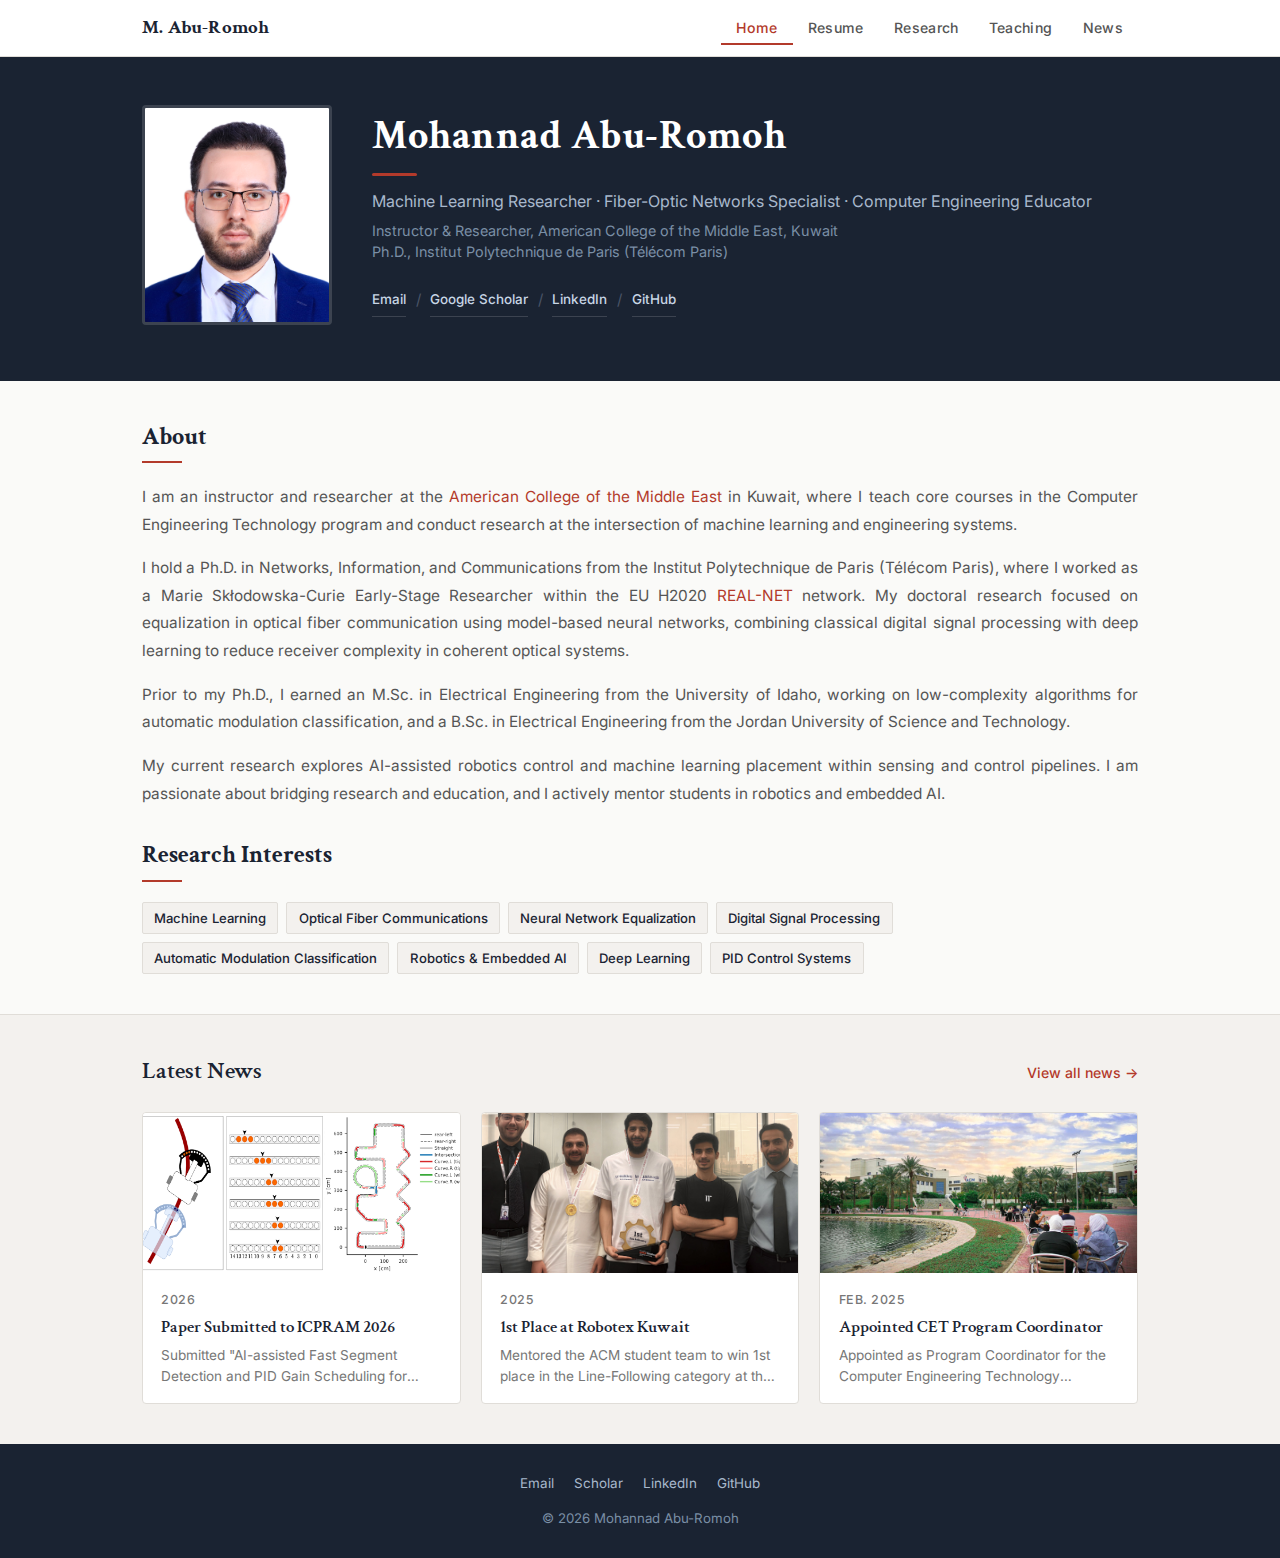
<file: index.html>
<!DOCTYPE html>
<html lang="en">
<head>
  <meta charset="UTF-8">
  <meta name="viewport" content="width=device-width, initial-scale=1.0">
  <title>Mohannad Abu-Romoh</title>
  <meta name="description" content="Mohannad Abu-Romoh – Machine Learning Researcher, Fiber-Optic Networks Specialist, and Computer Engineering Educator.">
  <link rel="stylesheet" href="css/style.css">
</head>
<body>

  <nav class="navbar">
    <div class="nav-container">
      <a href="index.html" class="nav-brand">M. Abu-Romoh</a>
      <button class="nav-toggle" aria-label="Toggle navigation">
        <span></span><span></span><span></span>
      </button>
      <ul class="nav-links">
        <li><a href="index.html" class="active">Home</a></li>
        <li><a href="resume.html">Resume</a></li>
        <li><a href="research.html">Research</a></li>
        <li><a href="teaching.html">Teaching</a></li>
        <li><a href="news.html">News</a></li>
      </ul>
    </div>
  </nav>

  <!-- Hero -->
  <section class="hero">
    <div class="hero-inner">
      <div class="hero-photo">
        <img src="profile.jpg" alt="Mohannad Abu-Romoh">
      </div>
      <div class="hero-text">
        <h1>Mohannad Abu-Romoh</h1>
        <div class="title-line"></div>
        <p class="subtitle">Machine Learning Researcher &middot; Fiber-Optic Networks Specialist &middot; Computer Engineering Educator</p>
        <p class="affiliation">Instructor &amp; Researcher, American College of the Middle East, Kuwait<br>Ph.D., Institut Polytechnique de Paris (T&eacute;l&eacute;com Paris)</p>
        <div class="hero-links">
          <a href="mailto:mnaburomoh@outlook.com">Email</a>
          <span class="sep">/</span>
          <a href="https://scholar.google.com/citations?user=PgkdRooAAAAJ&hl=en" target="_blank" rel="noopener">Google Scholar</a>
          <span class="sep">/</span>
          <a href="https://fr.linkedin.com/in/armohannad" target="_blank" rel="noopener">LinkedIn</a>
          <span class="sep">/</span>
          <a href="https://github.com/Aburomoh" target="_blank" rel="noopener">GitHub</a>
        </div>
      </div>
    </div>
  </section>

  <!-- About -->
  <section class="home-about">
    <h2 class="section-heading">About</h2>
    <div class="section-heading-line"></div>

    <p>
      I am an instructor and researcher at the <a href="https://www.acm.edu.kw" target="_blank" rel="noopener">American College of the Middle East</a> in Kuwait, where I teach core courses in the Computer Engineering Technology program and conduct research at the intersection of machine learning and engineering systems.
    </p>
    <p>
      I hold a Ph.D. in Networks, Information, and Communications from the Institut Polytechnique de Paris (T&eacute;l&eacute;com Paris), where I worked as a Marie Sk&#322;odowska-Curie Early-Stage Researcher within the EU&nbsp;H2020 <a href="https://real-net.astonphotonics.uk/" target="_blank" rel="noopener">REAL-NET</a> network. My doctoral research focused on equalization in optical fiber communication using model-based neural networks, combining classical digital signal processing with deep learning to reduce receiver complexity in coherent optical systems.
    </p>
    <p>
      Prior to my Ph.D., I earned an M.Sc. in Electrical Engineering from the University of Idaho, working on low-complexity algorithms for automatic modulation classification, and a B.Sc. in Electrical Engineering from the Jordan University of Science and Technology.
    </p>
    <p>
      My current research explores AI-assisted robotics control and machine learning placement within sensing and control pipelines. I am passionate about bridging research and education, and I actively mentor students in robotics and embedded&nbsp;AI.
    </p>

    <h2 class="section-heading" style="margin-top: 2rem;">Research Interests</h2>
    <div class="section-heading-line"></div>
    <div class="interest-tags">
      <span class="tag">Machine Learning</span>
      <span class="tag">Optical Fiber Communications</span>
      <span class="tag">Neural Network Equalization</span>
      <span class="tag">Digital Signal Processing</span>
      <span class="tag">Automatic Modulation Classification</span>
      <span class="tag">Robotics &amp; Embedded AI</span>
      <span class="tag">Deep Learning</span>
      <span class="tag">PID Control Systems</span>
    </div>
  </section>

  <!-- Latest News -->
  <section class="news-bar">
    <div class="news-bar-inner">
      <div class="news-bar-header">
        <h2>Latest News</h2>
        <a href="news.html">View all news &rarr;</a>
      </div>
      <div class="news-cards">

        <div class="news-card">
          <div class="news-card-img">
            <img src="icpram-2026-paper.png" alt="ICPRAM 2026 paper figure">
          </div>
          <div class="news-card-body">
            <p class="news-card-date">2026</p>
            <h3><a href="news.html">Paper Submitted to ICPRAM 2026</a></h3>
            <p class="news-card-excerpt">Submitted "AI-assisted Fast Segment Detection and PID Gain Scheduling for Competitive Line-Following Robots" to the 15th International Conference on Pattern Recognition.</p>
          </div>
        </div>

        <div class="news-card">
          <div class="news-card-img">
            <img src="robotex-1st-place-2025.jpg" alt="1st Place Robotex Kuwait team celebration">
          </div>
          <div class="news-card-body">
            <p class="news-card-date">2025</p>
            <h3><a href="news.html">1st Place at Robotex Kuwait</a></h3>
            <p class="news-card-excerpt">Mentored the ACM student team to win 1st place in the Line-Following category at the Kuwait National Robotex Competition.</p>
          </div>
        </div>

        <div class="news-card">
          <div class="news-card-img">
            <img src="acm-campus.jpeg" alt="American College of the Middle East campus">
          </div>
          <div class="news-card-body">
            <p class="news-card-date">Feb. 2025</p>
            <h3><a href="news.html">Appointed CET Program Coordinator</a></h3>
            <p class="news-card-excerpt">Appointed as Program Coordinator for the Computer Engineering Technology department at the American College of the Middle East.</p>
          </div>
        </div>

      </div>
    </div>
  </section>

  <footer class="footer">
    <div class="footer-links">
      <a href="mailto:mnaburomoh@outlook.com">Email</a>
      <a href="https://scholar.google.com/citations?user=PgkdRooAAAAJ&hl=en" target="_blank" rel="noopener">Scholar</a>
      <a href="https://fr.linkedin.com/in/armohannad" target="_blank" rel="noopener">LinkedIn</a>
      <a href="https://github.com/Aburomoh" target="_blank" rel="noopener">GitHub</a>
    </div>
    <p>&copy; 2026 Mohannad Abu-Romoh</p>
  </footer>

  <script src="js/script.js"></script>
</body>
</html>
</file>
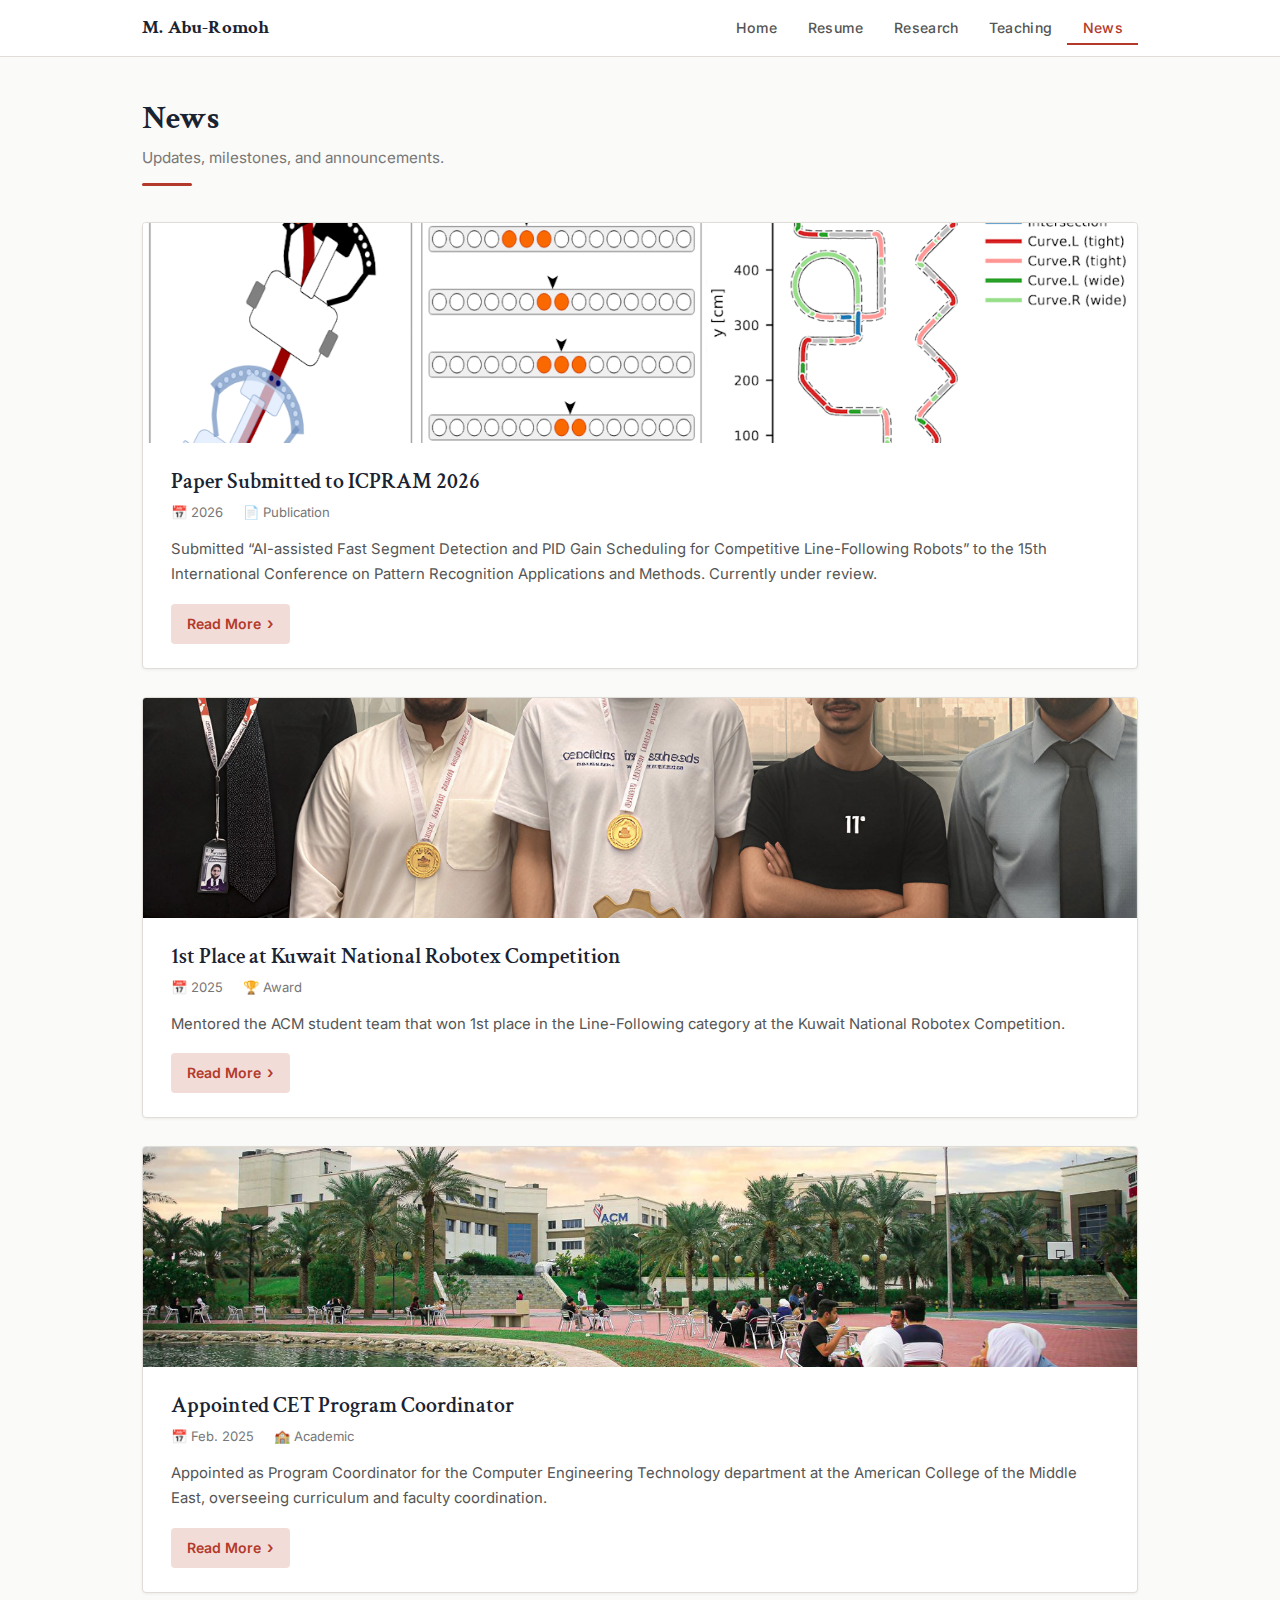
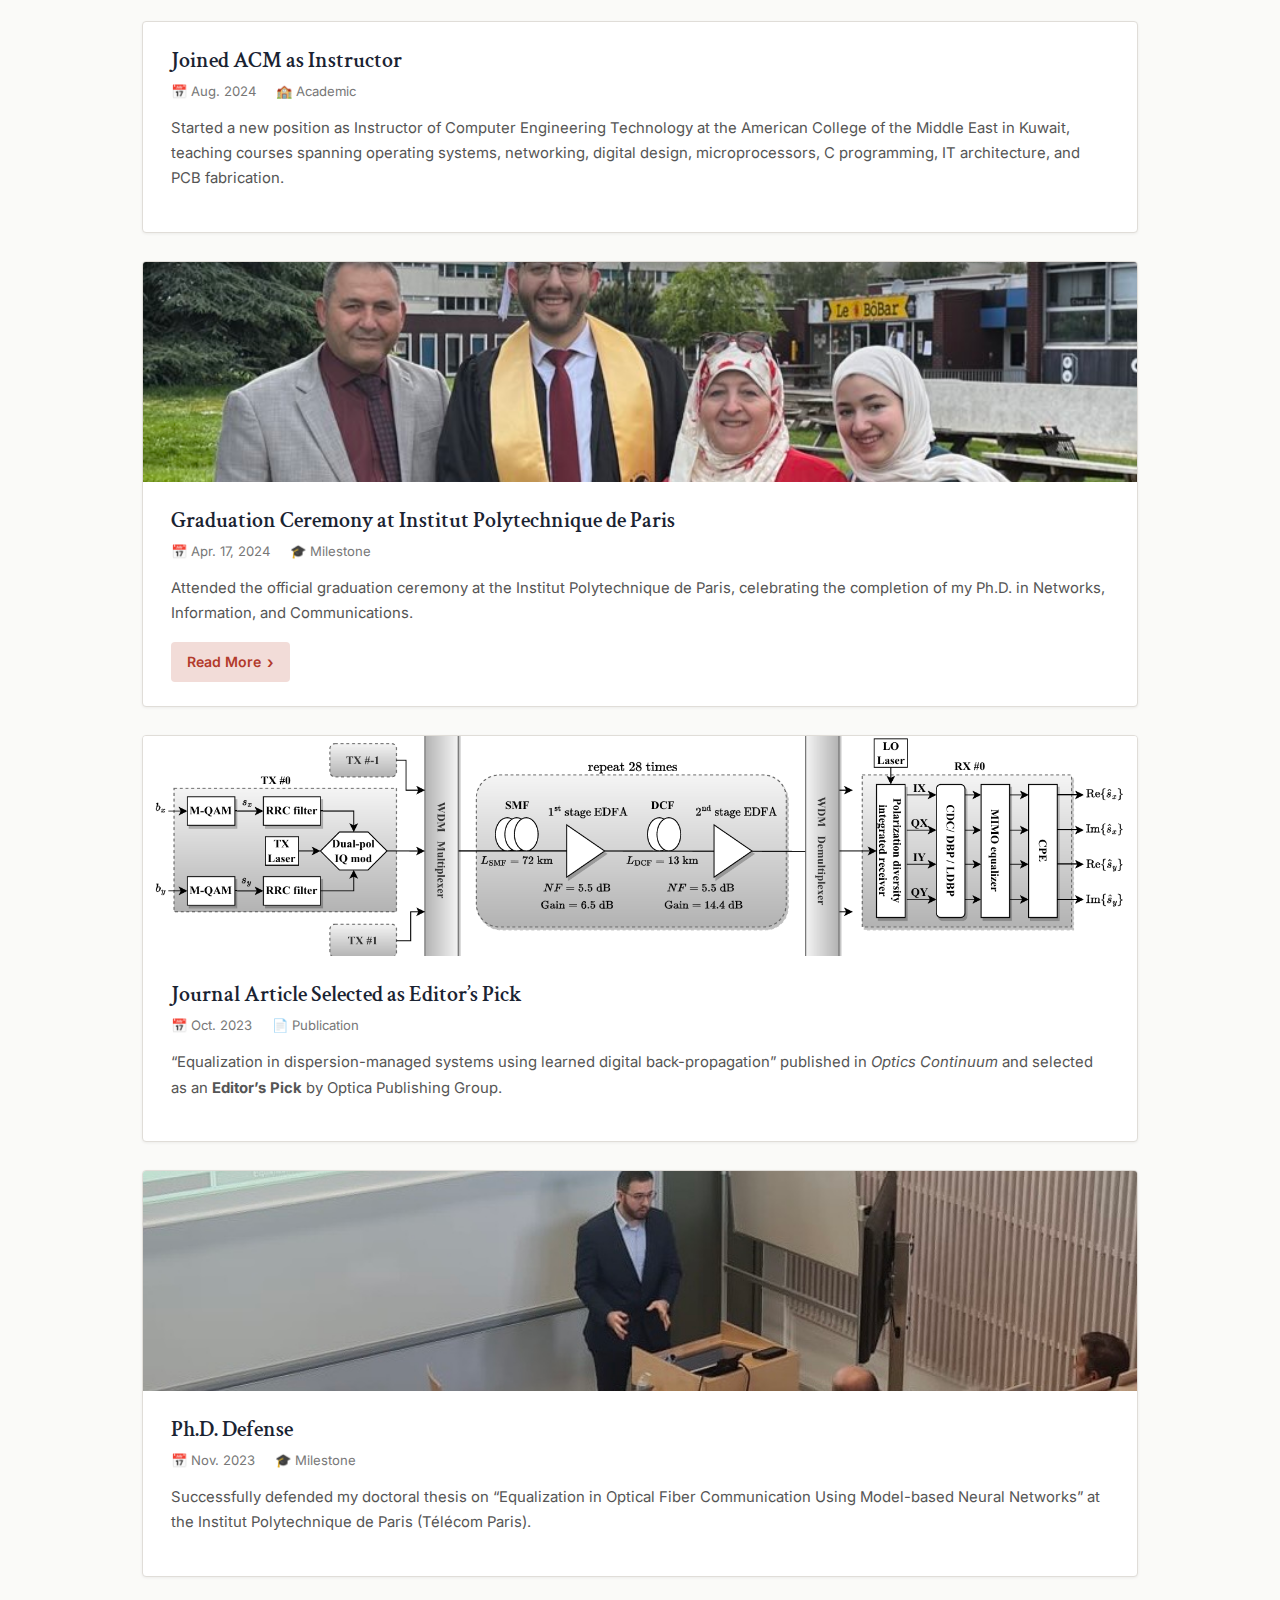
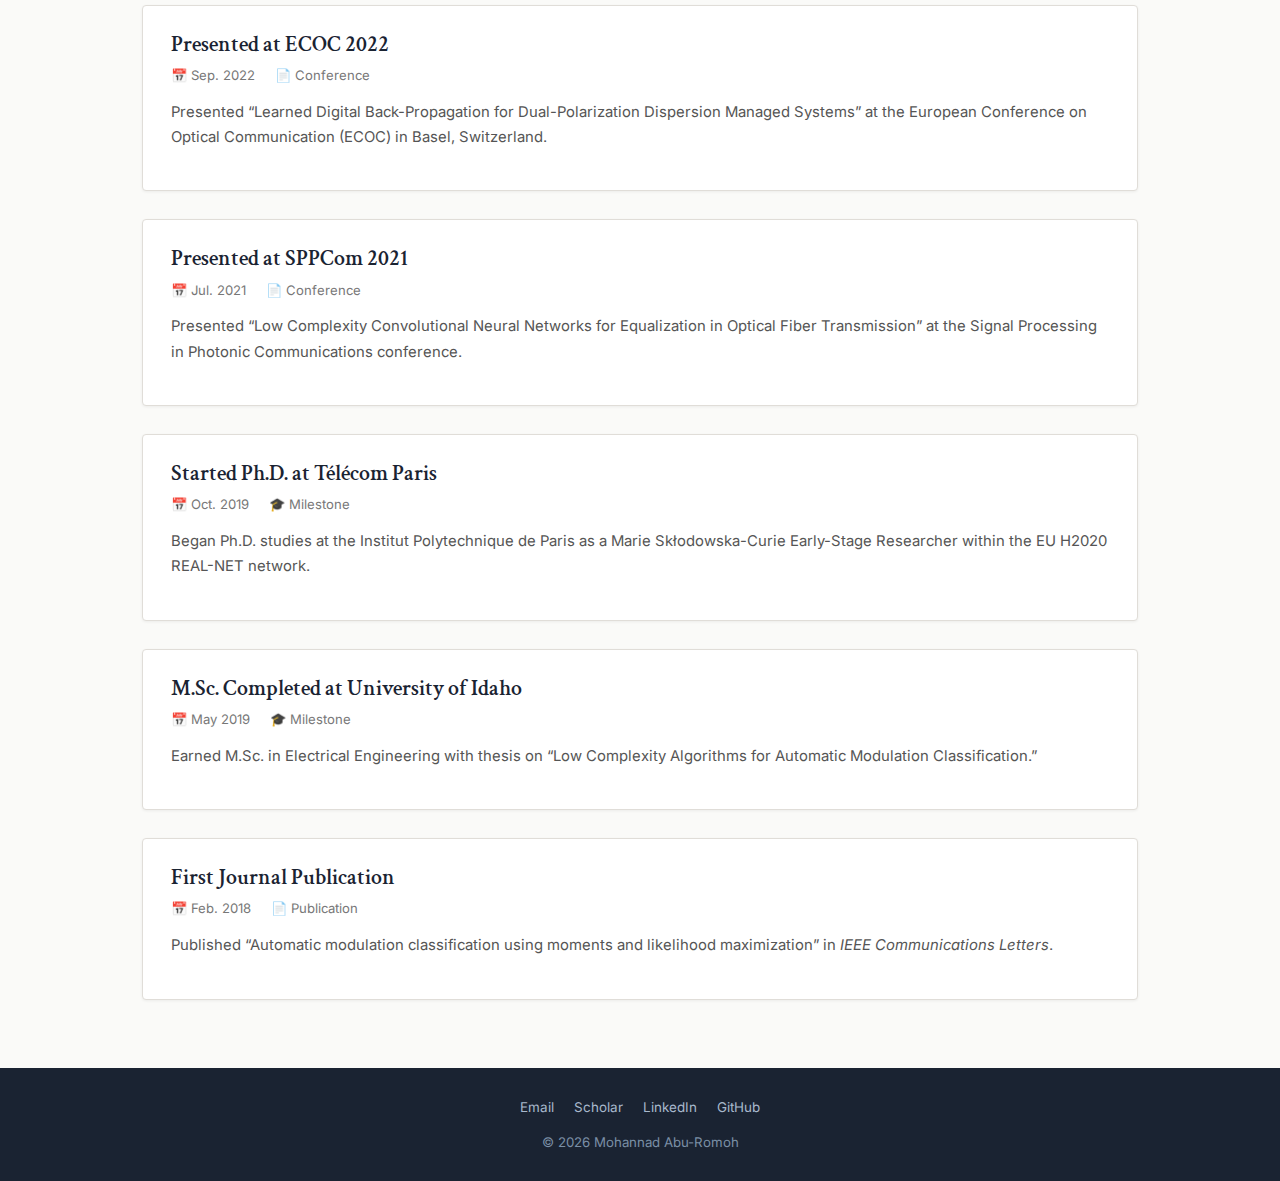
<file: news.html>
<!DOCTYPE html>
<html lang="en">
<head>
  <meta charset="UTF-8">
  <meta name="viewport" content="width=device-width, initial-scale=1.0">
  <title>News | Mohannad Abu-Romoh</title>
  <link rel="stylesheet" href="css/style.css">
</head>
<body>

  <nav class="navbar">
    <div class="nav-container">
      <a href="index.html" class="nav-brand">M. Abu-Romoh</a>
      <button class="nav-toggle" aria-label="Toggle navigation">
        <span></span><span></span><span></span>
      </button>
      <ul class="nav-links">
        <li><a href="index.html">Home</a></li>
        <li><a href="resume.html">Resume</a></li>
        <li><a href="research.html">Research</a></li>
        <li><a href="teaching.html">Teaching</a></li>
        <li><a href="news.html" class="active">News</a></li>
      </ul>
    </div>
  </nav>

  <div class="container">
    <div class="page-header">
      <h1>News</h1>
      <p class="page-subtitle">Updates, milestones, and announcements.</p>
      <div class="page-header-line"></div>
    </div>

    <!-- News Article 1 -->
    <article class="news-article">
      <div class="news-article-img">
        <img src="icpram-2026-paper.png" alt="ICPRAM 2026 paper figure">
      </div>
      <div class="news-article-body">
        <h2>Paper Submitted to ICPRAM 2026</h2>
        <div class="news-article-meta">
          <span>&#128197; 2026</span>
          <span>&#128196; Publication</span>
        </div>
        <p class="news-article-excerpt">
          Submitted &ldquo;AI-assisted Fast Segment Detection and PID Gain Scheduling for Competitive Line-Following Robots&rdquo; to the 15th International Conference on Pattern Recognition Applications and Methods. Currently under review.
        </p>
        <a href="#" class="read-more" data-target="detail-1">Read More <span class="arrow">&#8250;</span></a>
        <div class="news-detail" id="detail-1">
          <p>This paper presents a novel approach to accelerating track segment detection in competitive line-following robots using IR sensor array data and machine learning. The proposed method combines physics-based simulation with AI-assisted PID gain scheduling to achieve real-time adaptive control without replacing the classical PID backbone. The work draws on experience mentoring ACM student competition teams.</p>
        </div>
      </div>
    </article>

    <!-- News Article 2 -->
    <article class="news-article">
      <div class="news-article-img">
        <img src="robotex-1st-place-2025.jpg" alt="1st Place Robotex Kuwait team celebration">
      </div>
      <div class="news-article-body">
        <h2>1st Place at Kuwait National Robotex Competition</h2>
        <div class="news-article-meta">
          <span>&#128197; 2025</span>
          <span>&#127942; Award</span>
        </div>
        <p class="news-article-excerpt">
          Mentored the ACM student team that won 1st place in the Line-Following category at the Kuwait National Robotex Competition.
        </p>
        <a href="#" class="read-more" data-target="detail-2">Read More <span class="arrow">&#8250;</span></a>
        <div class="news-detail" id="detail-2">
          <p>The student team, working under my mentorship through the Robotics and AI Club at the American College of the Middle East, built and tuned a competitive line-following robot. The team integrated concepts from C programming, digital design, and microcontrollers courses into their competition robot, demonstrating strong sensor integration, PID control tuning, and robust autonomous behavior on the competition track.</p>
        </div>
      </div>
    </article>

    <!-- News Article 3 -->
    <article class="news-article">
      <div class="news-article-img">
        <img src="acm-campus.jpeg" alt="American College of the Middle East campus">
      </div>
      <div class="news-article-body">
        <h2>Appointed CET Program Coordinator</h2>
        <div class="news-article-meta">
          <span>&#128197; Feb. 2025</span>
          <span>&#127979; Academic</span>
        </div>
        <p class="news-article-excerpt">
          Appointed as Program Coordinator for the Computer Engineering Technology department at the American College of the Middle East, overseeing curriculum and faculty coordination.
        </p>
        <a href="#" class="read-more" data-target="detail-3">Read More <span class="arrow">&#8250;</span></a>
        <div class="news-detail" id="detail-3">
          <p>Responsibilities include curriculum oversight, faculty coordination, and enhancing student academic experiences within the CET program. This role builds on my experience teaching across the full range of CET courses since August 2024.</p>
        </div>
      </div>
    </article>

    <!-- News Article 4 -->
    <article class="news-article">
      <div class="news-article-body">
        <h2>Joined ACM as Instructor</h2>
        <div class="news-article-meta">
          <span>&#128197; Aug. 2024</span>
          <span>&#127979; Academic</span>
        </div>
        <p class="news-article-excerpt">
          Started a new position as Instructor of Computer Engineering Technology at the American College of the Middle East in Kuwait, teaching courses spanning operating systems, networking, digital design, microprocessors, C programming, IT architecture, and PCB fabrication.
        </p>
      </div>
    </article>

    <!-- News Article - Graduation Ceremony -->
    <article class="news-article">
      <div class="news-article-img">
        <img src="graduation-ip-paris-2024.jpg" alt="Graduation ceremony at Institut Polytechnique de Paris">
      </div>
      <div class="news-article-body">
        <h2>Graduation Ceremony at Institut Polytechnique de Paris</h2>
        <div class="news-article-meta">
          <span>&#128197; Apr. 17, 2024</span>
          <span>&#127891; Milestone</span>
        </div>
        <p class="news-article-excerpt">
          Attended the official graduation ceremony at the Institut Polytechnique de Paris, celebrating the completion of my Ph.D. in Networks, Information, and Communications.
        </p>
        <a href="#" class="read-more" data-target="detail-grad">Read More <span class="arrow">&#8250;</span></a>
        <div class="news-detail" id="detail-grad">
          <p>The ceremony marked the formal recognition of my doctoral work on equalization in optical fiber communication using model-based neural networks, conducted within the EU H2020 MSCA REAL-NET network at T&eacute;l&eacute;com Paris. A proud moment shared with family.</p>
        </div>
      </div>
    </article>

    <!-- News Article 5 -->
    <article class="news-article">
      <div class="news-article-img">
        <img src="optics-continuum-diagram.png" alt="System diagram from Optics Continuum paper">
      </div>
      <div class="news-article-body">
        <h2>Journal Article Selected as Editor&rsquo;s Pick</h2>
        <div class="news-article-meta">
          <span>&#128197; Oct. 2023</span>
          <span>&#128196; Publication</span>
        </div>
        <p class="news-article-excerpt">
          &ldquo;Equalization in dispersion-managed systems using learned digital back-propagation&rdquo; published in <em>Optics Continuum</em> and selected as an <strong>Editor&rsquo;s Pick</strong> by Optica Publishing Group.
        </p>
      </div>
    </article>

    <!-- News Article 6 -->
    <article class="news-article">
      <div class="news-article-img">
        <img src="phd-defense-2023.jpg" alt="Mohannad Abu-Romoh presenting at his PhD defense">
      </div>
      <div class="news-article-body">
        <h2>Ph.D. Defense</h2>
        <div class="news-article-meta">
          <span>&#128197; Nov. 2023</span>
          <span>&#127891; Milestone</span>
        </div>
        <p class="news-article-excerpt">
          Successfully defended my doctoral thesis on &ldquo;Equalization in Optical Fiber Communication Using Model-based Neural Networks&rdquo; at the Institut Polytechnique de Paris (T&eacute;l&eacute;com Paris).
        </p>
      </div>
    </article>

    <!-- News Article 7 -->
    <article class="news-article">
      <div class="news-article-body">
        <h2>Presented at ECOC 2022</h2>
        <div class="news-article-meta">
          <span>&#128197; Sep. 2022</span>
          <span>&#128196; Conference</span>
        </div>
        <p class="news-article-excerpt">
          Presented &ldquo;Learned Digital Back-Propagation for Dual-Polarization Dispersion Managed Systems&rdquo; at the European Conference on Optical Communication (ECOC) in Basel, Switzerland.
        </p>
      </div>
    </article>

    <!-- News Article 8 -->
    <article class="news-article">
      <div class="news-article-body">
        <h2>Presented at SPPCom 2021</h2>
        <div class="news-article-meta">
          <span>&#128197; Jul. 2021</span>
          <span>&#128196; Conference</span>
        </div>
        <p class="news-article-excerpt">
          Presented &ldquo;Low Complexity Convolutional Neural Networks for Equalization in Optical Fiber Transmission&rdquo; at the Signal Processing in Photonic Communications conference.
        </p>
      </div>
    </article>

    <!-- News Article 9 -->
    <article class="news-article">
      <div class="news-article-body">
        <h2>Started Ph.D. at T&eacute;l&eacute;com Paris</h2>
        <div class="news-article-meta">
          <span>&#128197; Oct. 2019</span>
          <span>&#127891; Milestone</span>
        </div>
        <p class="news-article-excerpt">
          Began Ph.D. studies at the Institut Polytechnique de Paris as a Marie Sk&#322;odowska-Curie Early-Stage Researcher within the EU&nbsp;H2020 REAL-NET network.
        </p>
      </div>
    </article>

    <!-- News Article 10 -->
    <article class="news-article">
      <div class="news-article-body">
        <h2>M.Sc. Completed at University of Idaho</h2>
        <div class="news-article-meta">
          <span>&#128197; May 2019</span>
          <span>&#127891; Milestone</span>
        </div>
        <p class="news-article-excerpt">
          Earned M.Sc. in Electrical Engineering with thesis on &ldquo;Low Complexity Algorithms for Automatic Modulation Classification.&rdquo;
        </p>
      </div>
    </article>

    <!-- News Article 11 -->
    <article class="news-article">
      <div class="news-article-body">
        <h2>First Journal Publication</h2>
        <div class="news-article-meta">
          <span>&#128197; Feb. 2018</span>
          <span>&#128196; Publication</span>
        </div>
        <p class="news-article-excerpt">
          Published &ldquo;Automatic modulation classification using moments and likelihood maximization&rdquo; in <em>IEEE Communications Letters</em>.
        </p>
      </div>
    </article>

  </div>

  <footer class="footer">
    <div class="footer-links">
      <a href="mailto:mnaburomoh@outlook.com">Email</a>
      <a href="https://scholar.google.com/citations?user=PgkdRooAAAAJ&hl=en" target="_blank" rel="noopener">Scholar</a>
      <a href="https://fr.linkedin.com/in/armohannad" target="_blank" rel="noopener">LinkedIn</a>
      <a href="https://github.com/Aburomoh" target="_blank" rel="noopener">GitHub</a>
    </div>
    <p>&copy; 2026 Mohannad Abu-Romoh</p>
  </footer>

  <script src="js/script.js"></script>
</body>
</html>
</file>
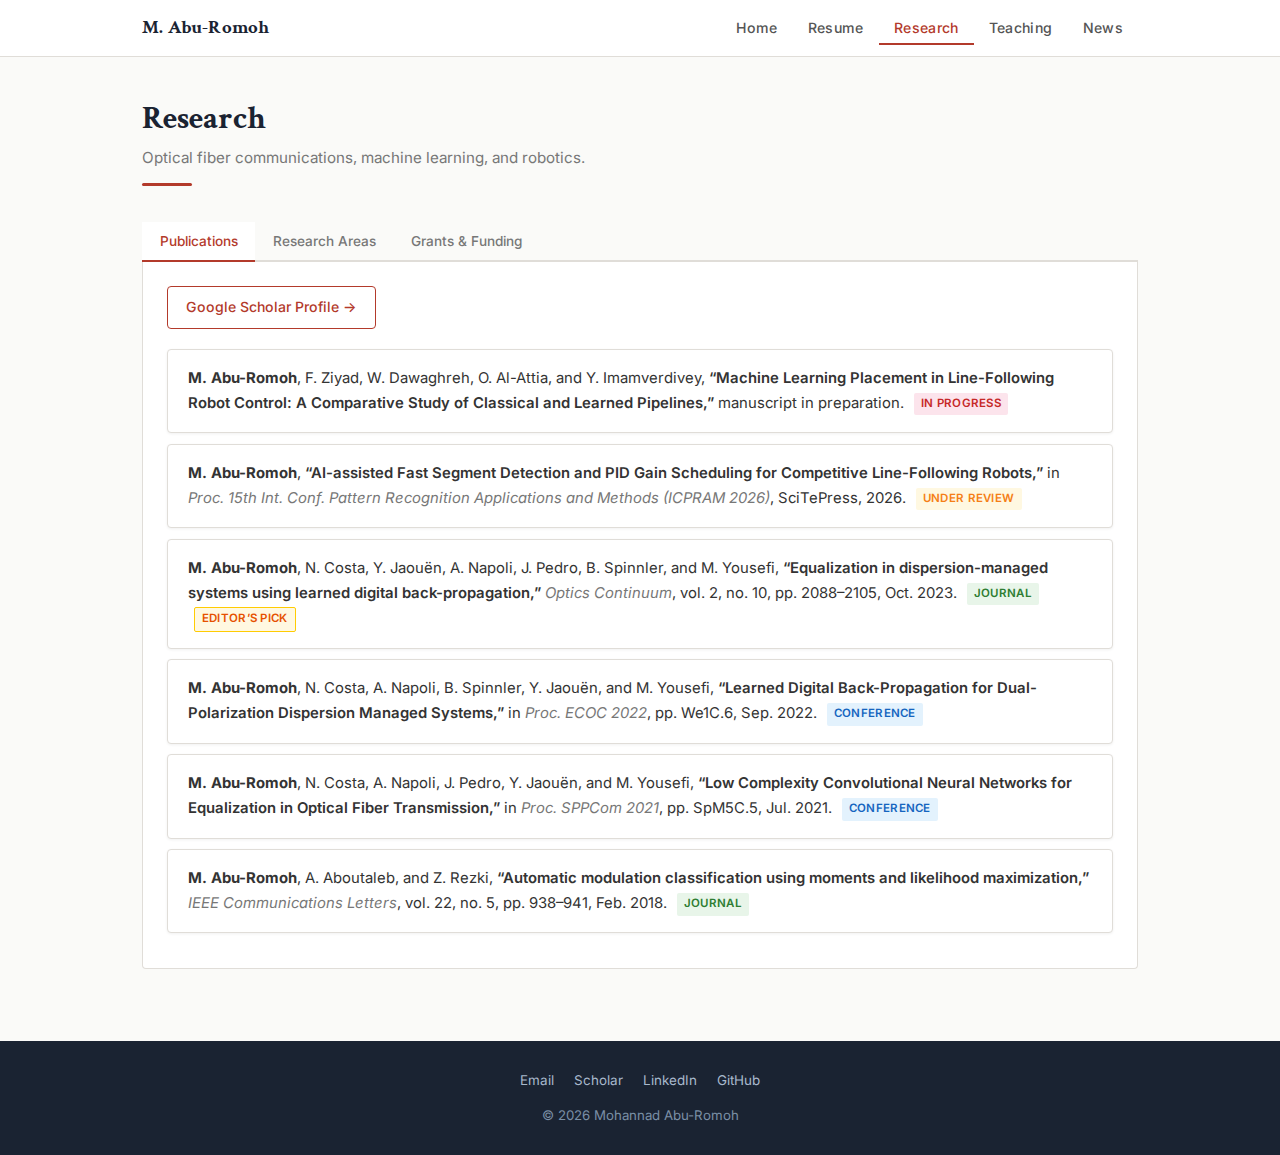
<file: research.html>
<!DOCTYPE html>
<html lang="en">
<head>
  <meta charset="UTF-8">
  <meta name="viewport" content="width=device-width, initial-scale=1.0">
  <title>Research | Mohannad Abu-Romoh</title>
  <link rel="stylesheet" href="css/style.css">
</head>
<body>

  <nav class="navbar">
    <div class="nav-container">
      <a href="index.html" class="nav-brand">M. Abu-Romoh</a>
      <button class="nav-toggle" aria-label="Toggle navigation">
        <span></span><span></span><span></span>
      </button>
      <ul class="nav-links">
        <li><a href="index.html">Home</a></li>
        <li><a href="resume.html">Resume</a></li>
        <li><a href="research.html" class="active">Research</a></li>
        <li><a href="teaching.html">Teaching</a></li>
        <li><a href="news.html">News</a></li>
      </ul>
    </div>
  </nav>

  <div class="container">
    <div class="page-header">
      <h1>Research</h1>
      <p class="page-subtitle">Optical fiber communications, machine learning, and robotics.</p>
      <div class="page-header-line"></div>
    </div>

    <!-- Research Tabs -->
    <div class="tabs">
      <div class="tab-nav">
        <button class="tab-btn active" data-tab="res-pubs">Publications</button>
        <button class="tab-btn" data-tab="res-areas">Research Areas</button>
        <button class="tab-btn" data-tab="res-grants">Grants &amp; Funding</button>
      </div>
      <div class="tab-panels">

        <!-- Research Areas -->
        <div class="tab-panel" id="res-areas">

          <h3>Equalization in Optical Fiber Communication</h3>
          <p class="course-meta">Ph.D. Research &middot; T&eacute;l&eacute;com Paris &amp; Infinera GmbH &middot; 2019&ndash;2023</p>
          <p>
            My doctoral research focused on applying model-based neural networks to equalization in coherent optical fiber communication systems. I developed <strong>learned digital back-propagation (LDBP)</strong> algorithms that combine classical DSP structure with deep learning optimization, reducing receiver complexity while maintaining performance in dispersion-managed long-haul and metro systems. I also designed low-complexity convolutional neural network equalizers targeting practical transceiver constraints. This work was conducted within the EU&nbsp;H2020 MSCA <a href="https://real-net.astonphotonics.uk/" target="_blank" rel="noopener">REAL-NET</a> network.
          </p>

          <hr style="border: none; border-top: 1px solid var(--border-light); margin: 1.5rem 0;">

          <h3>Machine Learning for Wireless Communications</h3>
          <p class="course-meta">M.Sc. Research &middot; University of Idaho &middot; 2016&ndash;2019</p>
          <p>
            During my master&rsquo;s studies, I investigated <strong>low-complexity automatic modulation classification (AMC)</strong> algorithms using statistical moments and likelihood maximization. I implemented and compared machine-learning-based and parametric classifiers under realistic fading and noise conditions, culminating in an IEEE Communications Letters publication.
          </p>

          <hr style="border: none; border-top: 1px solid var(--border-light); margin: 1.5rem 0;">

          <h3>Robotics &amp; Embedded AI</h3>
          <p class="course-meta">Ongoing Research &middot; American College of the Middle East &middot; 2024&ndash;Present</p>
          <p>
            I am currently developing <strong>AI-assisted segment detection and PID gain scheduling</strong> methods for competitive line-following robots using IR sensor arrays and physics-based simulation. This work explores where machine learning should be inserted within the sensing and control pipeline&mdash;sensor processing, segment recognition, or action generation&mdash;without replacing classical PID control.
          </p>
        </div>

        <!-- Publications -->
        <div class="tab-panel active" id="res-pubs">
          <p style="margin-bottom: 1.25rem;">
            <a href="https://scholar.google.com/citations?user=PgkdRooAAAAJ&hl=en" class="btn btn-outline" target="_blank" rel="noopener">Google Scholar Profile &rarr;</a>
          </p>
          <ol class="pub-list" reversed>
            <li>
              <strong>M. Abu-Romoh</strong>, F. Ziyad, W. Dawaghreh, O. Al-Attia, and Y. Imamverdivey,
              <span class="pub-title">&ldquo;Machine Learning Placement in Line-Following Robot Control: A Comparative Study of Classical and Learned Pipelines,&rdquo;</span>
              manuscript in preparation.
              <span class="pub-badge wip">In Progress</span>
            </li>
            <li>
              <strong>M. Abu-Romoh</strong>,
              <span class="pub-title">&ldquo;AI-assisted Fast Segment Detection and PID Gain Scheduling for Competitive Line-Following Robots,&rdquo;</span>
              in <span class="pub-venue">Proc. 15th Int. Conf. Pattern Recognition Applications and Methods (ICPRAM 2026)</span>, SciTePress, 2026.
              <span class="pub-badge review">Under Review</span>
            </li>
            <li>
              <strong>M. Abu-Romoh</strong>, N. Costa, Y. Jaou&euml;n, A. Napoli, J. Pedro, B. Spinnler, and M. Yousefi,
              <span class="pub-title">&ldquo;Equalization in dispersion-managed systems using learned digital back-propagation,&rdquo;</span>
              <span class="pub-venue">Optics Continuum</span>, vol.&nbsp;2, no.&nbsp;10, pp.&nbsp;2088&ndash;2105, Oct.&nbsp;2023.
              <span class="pub-badge journal">Journal</span>
              <span class="pub-badge award">Editor&rsquo;s Pick</span>
            </li>
            <li>
              <strong>M. Abu-Romoh</strong>, N. Costa, A. Napoli, B. Spinnler, Y. Jaou&euml;n, and M. Yousefi,
              <span class="pub-title">&ldquo;Learned Digital Back-Propagation for Dual-Polarization Dispersion Managed Systems,&rdquo;</span>
              in <span class="pub-venue">Proc. ECOC 2022</span>, pp.&nbsp;We1C.6, Sep.&nbsp;2022.
              <span class="pub-badge conference">Conference</span>
            </li>
            <li>
              <strong>M. Abu-Romoh</strong>, N. Costa, A. Napoli, J. Pedro, Y. Jaou&euml;n, and M. Yousefi,
              <span class="pub-title">&ldquo;Low Complexity Convolutional Neural Networks for Equalization in Optical Fiber Transmission,&rdquo;</span>
              in <span class="pub-venue">Proc. SPPCom 2021</span>, pp.&nbsp;SpM5C.5, Jul.&nbsp;2021.
              <span class="pub-badge conference">Conference</span>
            </li>
            <li>
              <strong>M. Abu-Romoh</strong>, A. Aboutaleb, and Z. Rezki,
              <span class="pub-title">&ldquo;Automatic modulation classification using moments and likelihood maximization,&rdquo;</span>
              <span class="pub-venue">IEEE Communications Letters</span>, vol.&nbsp;22, no.&nbsp;5, pp.&nbsp;938&ndash;941, Feb.&nbsp;2018.
              <span class="pub-badge journal">Journal</span>
            </li>
          </ol>
        </div>

        <!-- Grants -->
        <div class="tab-panel" id="res-grants">
          <div class="card" style="box-shadow: none; border: 1px solid var(--border-light);">
            <h3>Marie Sk&#322;odowska-Curie Early-Stage Researcher</h3>
            <p class="meta">
              REAL-NET (Horizon 2020), European Union
              <span class="location">France &amp; Germany &middot; Nov. 2019 &ndash; Feb. 2023</span>
            </p>
            <ul>
              <li>Funded Ph.D. fellowship on advanced equalization techniques for optical fiber networks within the REAL-NET ITN/EID consortium.</li>
            </ul>
          </div>
          <div class="card" style="box-shadow: none; border: 1px solid var(--border-light);">
            <h3>Research Assistantship</h3>
            <p class="meta">
              University of Idaho, Dept. of Electrical Engineering
              <span class="location">Moscow, ID, USA &middot; Oct. 2016 &ndash; Oct. 2018</span>
            </p>
            <ul>
              <li>Graduate research assistantship supporting work on machine-learning-based modulation classification for wireless communications.</li>
            </ul>
          </div>
        </div>

      </div>
    </div>
  </div>

  <footer class="footer">
    <div class="footer-links">
      <a href="mailto:mnaburomoh@outlook.com">Email</a>
      <a href="https://scholar.google.com/citations?user=PgkdRooAAAAJ&hl=en" target="_blank" rel="noopener">Scholar</a>
      <a href="https://fr.linkedin.com/in/armohannad" target="_blank" rel="noopener">LinkedIn</a>
      <a href="https://github.com/Aburomoh" target="_blank" rel="noopener">GitHub</a>
    </div>
    <p>&copy; 2026 Mohannad Abu-Romoh</p>
  </footer>

  <script src="js/script.js"></script>
</body>
</html>
</file>
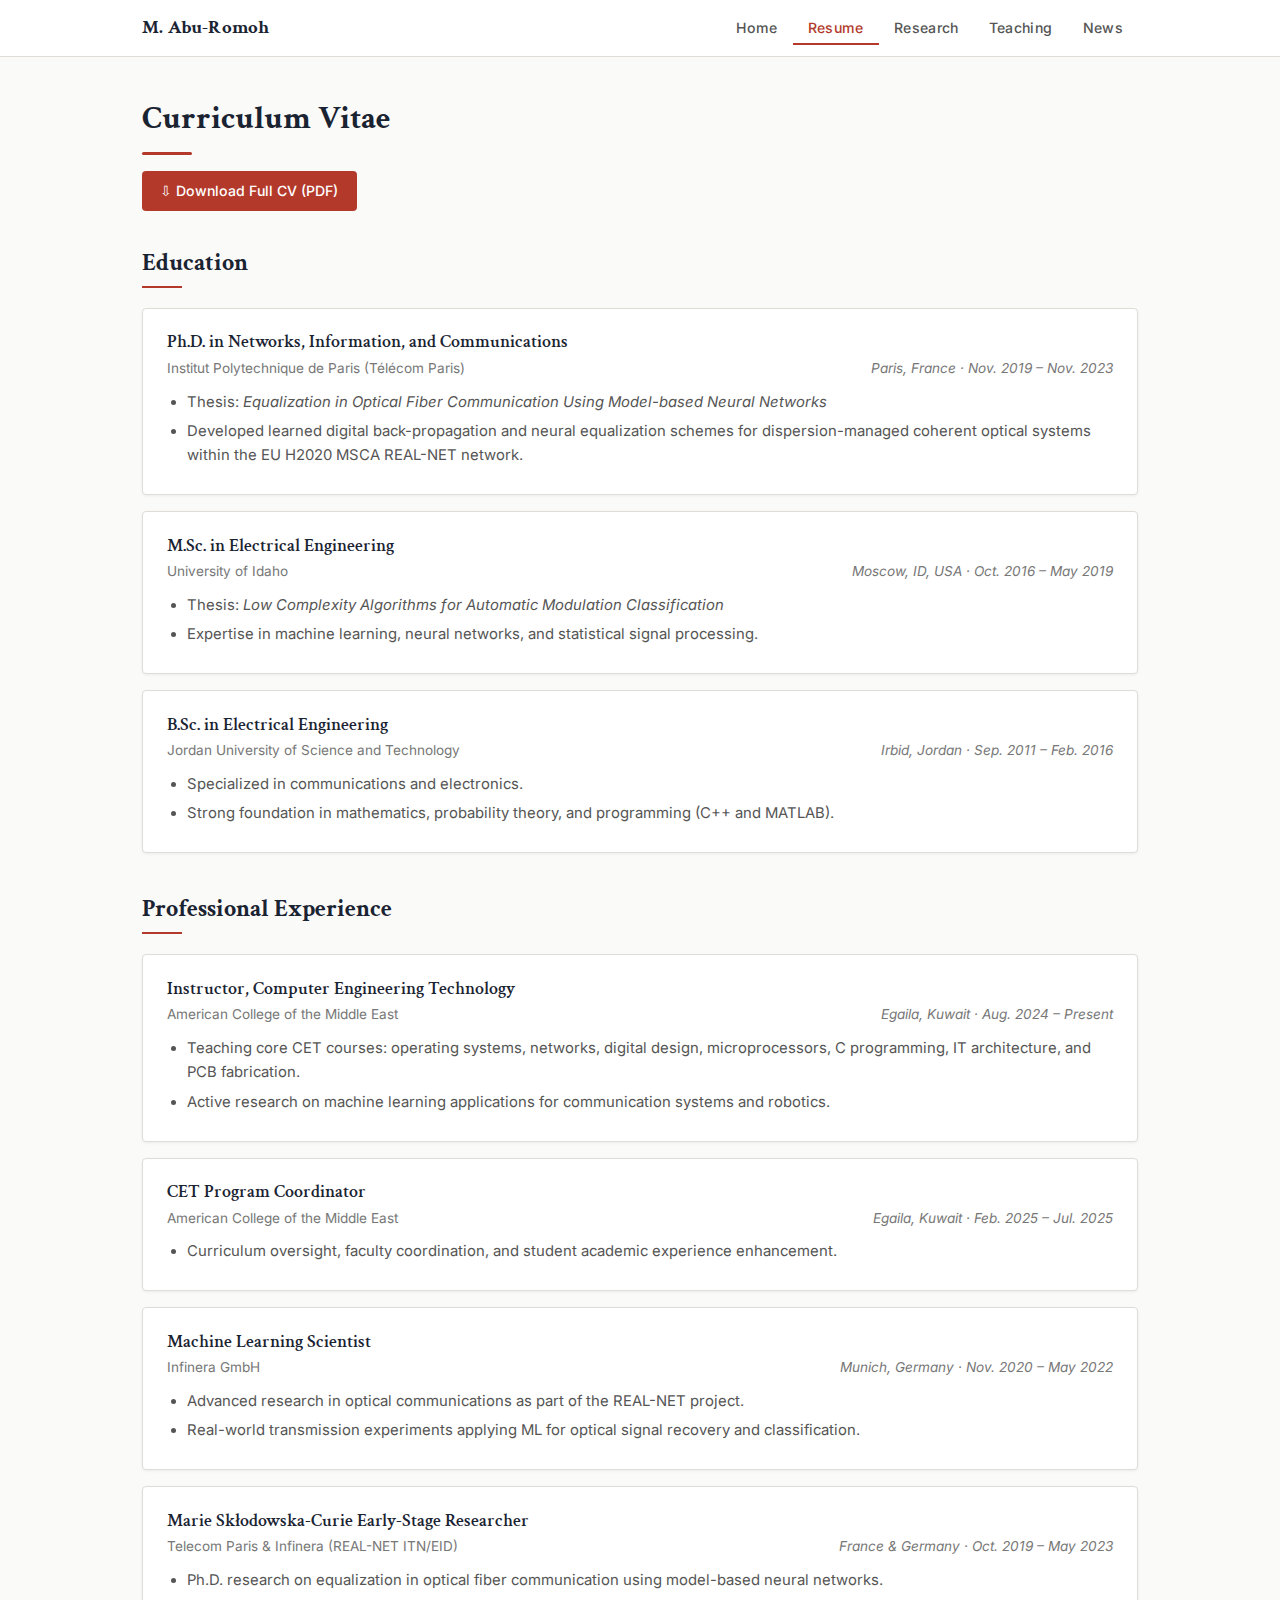
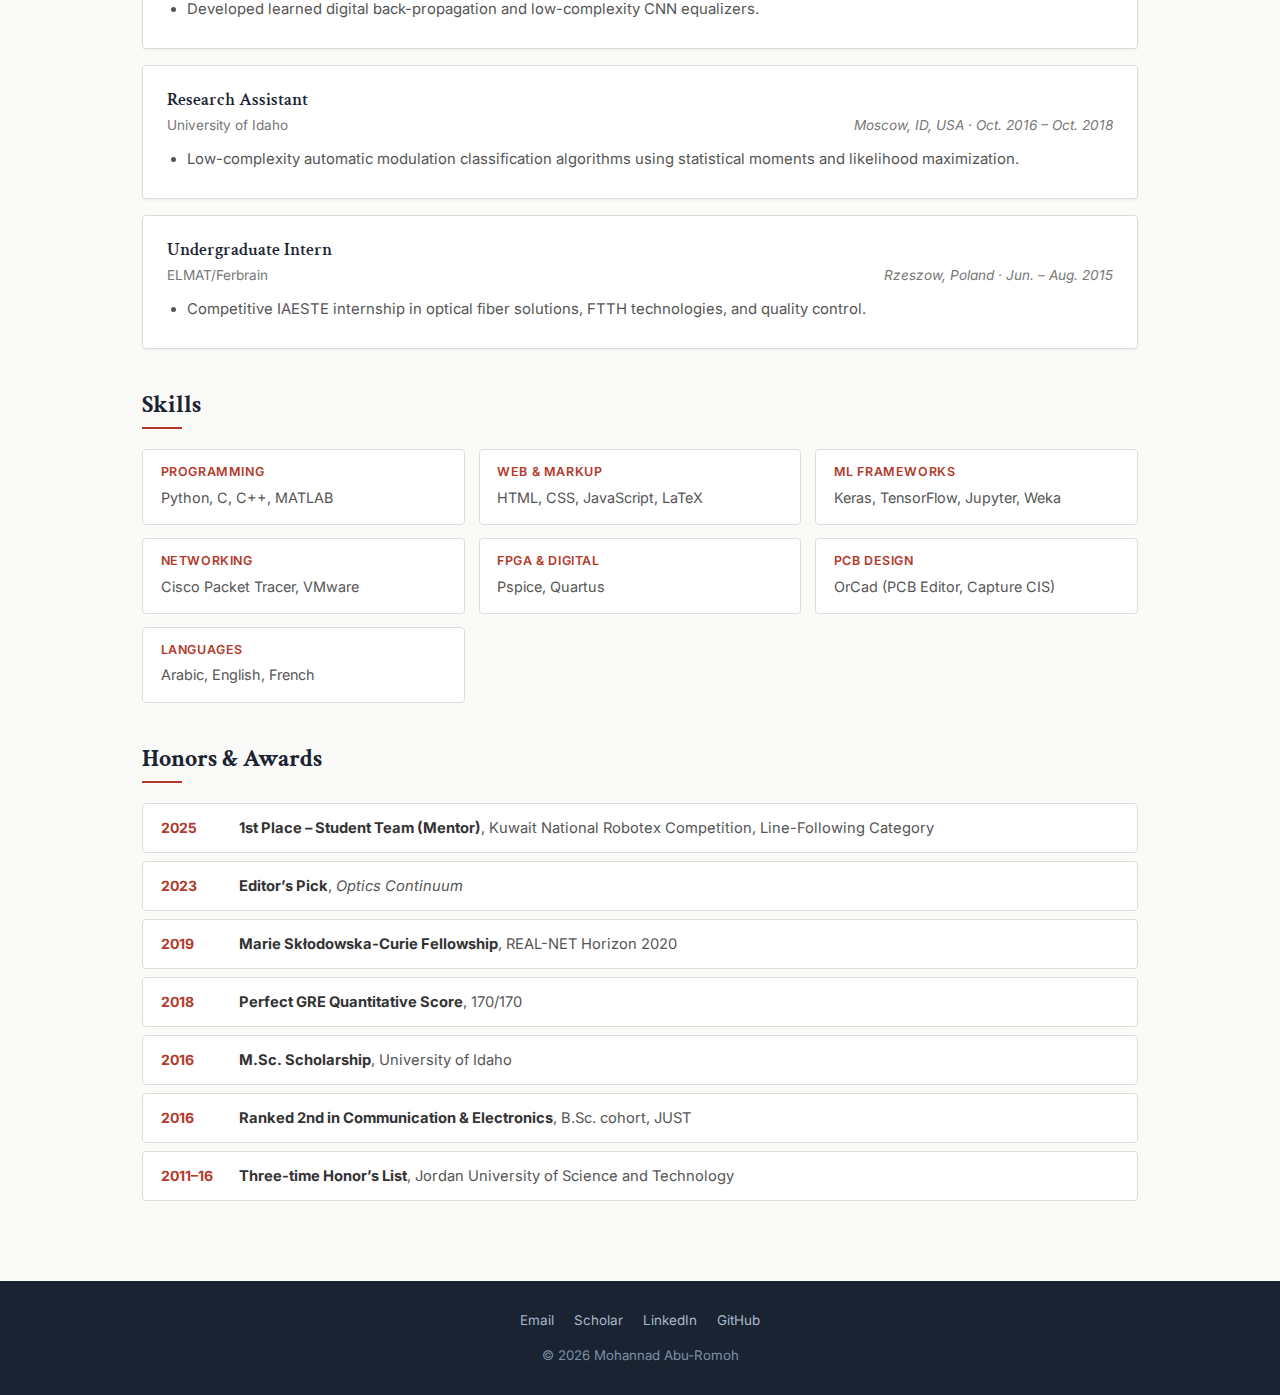
<file: resume.html>
<!DOCTYPE html>
<html lang="en">
<head>
  <meta charset="UTF-8">
  <meta name="viewport" content="width=device-width, initial-scale=1.0">
  <title>Resume | Mohannad Abu-Romoh</title>
  <link rel="stylesheet" href="css/style.css">
</head>
<body>

  <nav class="navbar">
    <div class="nav-container">
      <a href="index.html" class="nav-brand">M. Abu-Romoh</a>
      <button class="nav-toggle" aria-label="Toggle navigation">
        <span></span><span></span><span></span>
      </button>
      <ul class="nav-links">
        <li><a href="index.html">Home</a></li>
        <li><a href="resume.html" class="active">Resume</a></li>
        <li><a href="research.html">Research</a></li>
        <li><a href="teaching.html">Teaching</a></li>
        <li><a href="news.html">News</a></li>
      </ul>
    </div>
  </nav>

  <div class="container">
    <div class="page-header">
      <h1>Curriculum Vitae</h1>
      <div class="page-header-line"></div>
      <p style="margin-top: 1rem;">
        <a href="MY_CV_2026.pdf" class="btn btn-primary" target="_blank">&#8681; Download Full CV (PDF)</a>
      </p>
    </div>

    <!-- Education -->
    <div class="section">
      <h2 class="section-title">Education</h2>
      <div class="section-title-line"></div>

      <div class="card">
        <h3>Ph.D. in Networks, Information, and Communications</h3>
        <p class="meta">
          Institut Polytechnique de Paris (T&eacute;l&eacute;com Paris)
          <span class="location">Paris, France &middot; Nov. 2019 &ndash; Nov. 2023</span>
        </p>
        <ul>
          <li>Thesis: <em>Equalization in Optical Fiber Communication Using Model-based Neural Networks</em></li>
          <li>Developed learned digital back-propagation and neural equalization schemes for dispersion-managed coherent optical systems within the EU H2020 MSCA REAL-NET network.</li>
        </ul>
      </div>

      <div class="card">
        <h3>M.Sc. in Electrical Engineering</h3>
        <p class="meta">
          University of Idaho
          <span class="location">Moscow, ID, USA &middot; Oct. 2016 &ndash; May 2019</span>
        </p>
        <ul>
          <li>Thesis: <em>Low Complexity Algorithms for Automatic Modulation Classification</em></li>
          <li>Expertise in machine learning, neural networks, and statistical signal processing.</li>
        </ul>
      </div>

      <div class="card">
        <h3>B.Sc. in Electrical Engineering</h3>
        <p class="meta">
          Jordan University of Science and Technology
          <span class="location">Irbid, Jordan &middot; Sep. 2011 &ndash; Feb. 2016</span>
        </p>
        <ul>
          <li>Specialized in communications and electronics.</li>
          <li>Strong foundation in mathematics, probability theory, and programming (C++ and MATLAB).</li>
        </ul>
      </div>
    </div>

    <!-- Experience -->
    <div class="section">
      <h2 class="section-title">Professional Experience</h2>
      <div class="section-title-line"></div>

      <div class="card">
        <h3>Instructor, Computer Engineering Technology</h3>
        <p class="meta">American College of the Middle East <span class="location">Egaila, Kuwait &middot; Aug. 2024 &ndash; Present</span></p>
        <ul>
          <li>Teaching core CET courses: operating systems, networks, digital design, microprocessors, C programming, IT architecture, and PCB fabrication.</li>
          <li>Active research on machine learning applications for communication systems and robotics.</li>
        </ul>
      </div>

      <div class="card">
        <h3>CET Program Coordinator</h3>
        <p class="meta">American College of the Middle East <span class="location">Egaila, Kuwait &middot; Feb. 2025 &ndash; Jul. 2025</span></p>
        <ul>
          <li>Curriculum oversight, faculty coordination, and student academic experience enhancement.</li>
        </ul>
      </div>

      <div class="card">
        <h3>Machine Learning Scientist</h3>
        <p class="meta">Infinera GmbH <span class="location">Munich, Germany &middot; Nov. 2020 &ndash; May 2022</span></p>
        <ul>
          <li>Advanced research in optical communications as part of the REAL-NET project.</li>
          <li>Real-world transmission experiments applying ML for optical signal recovery and classification.</li>
        </ul>
      </div>

      <div class="card">
        <h3>Marie Sk&#322;odowska-Curie Early-Stage Researcher</h3>
        <p class="meta">Telecom Paris &amp; Infinera (REAL-NET ITN/EID) <span class="location">France &amp; Germany &middot; Oct. 2019 &ndash; May 2023</span></p>
        <ul>
          <li>Ph.D. research on equalization in optical fiber communication using model-based neural networks.</li>
          <li>Developed learned digital back-propagation and low-complexity CNN equalizers.</li>
        </ul>
      </div>

      <div class="card">
        <h3>Research Assistant</h3>
        <p class="meta">University of Idaho <span class="location">Moscow, ID, USA &middot; Oct. 2016 &ndash; Oct. 2018</span></p>
        <ul>
          <li>Low-complexity automatic modulation classification algorithms using statistical moments and likelihood maximization.</li>
        </ul>
      </div>

      <div class="card">
        <h3>Undergraduate Intern</h3>
        <p class="meta">ELMAT/Ferbrain <span class="location">Rzeszow, Poland &middot; Jun. &ndash; Aug. 2015</span></p>
        <ul>
          <li>Competitive IAESTE internship in optical fiber solutions, FTTH technologies, and quality control.</li>
        </ul>
      </div>
    </div>

    <!-- Skills -->
    <div class="section">
      <h2 class="section-title">Skills</h2>
      <div class="section-title-line"></div>
      <div class="skills-grid">
        <div class="skill-group">
          <h4>Programming</h4>
          <p>Python, C, C++, MATLAB</p>
        </div>
        <div class="skill-group">
          <h4>Web &amp; Markup</h4>
          <p>HTML, CSS, JavaScript, LaTeX</p>
        </div>
        <div class="skill-group">
          <h4>ML Frameworks</h4>
          <p>Keras, TensorFlow, Jupyter, Weka</p>
        </div>
        <div class="skill-group">
          <h4>Networking</h4>
          <p>Cisco Packet Tracer, VMware</p>
        </div>
        <div class="skill-group">
          <h4>FPGA &amp; Digital</h4>
          <p>Pspice, Quartus</p>
        </div>
        <div class="skill-group">
          <h4>PCB Design</h4>
          <p>OrCad (PCB Editor, Capture CIS)</p>
        </div>
        <div class="skill-group">
          <h4>Languages</h4>
          <p>Arabic, English, French</p>
        </div>
      </div>
    </div>

    <!-- Awards -->
    <div class="section">
      <h2 class="section-title">Honors &amp; Awards</h2>
      <div class="section-title-line"></div>
      <ul class="awards-list">
        <li>
          <span class="award-year">2025</span>
          <span class="award-text"><strong>1st Place &ndash; Student Team (Mentor)</strong>, Kuwait National Robotex Competition, Line-Following Category</span>
        </li>
        <li>
          <span class="award-year">2023</span>
          <span class="award-text"><strong>Editor&rsquo;s Pick</strong>, <em>Optics Continuum</em></span>
        </li>
        <li>
          <span class="award-year">2019</span>
          <span class="award-text"><strong>Marie Sk&#322;odowska-Curie Fellowship</strong>, REAL-NET Horizon 2020</span>
        </li>
        <li>
          <span class="award-year">2018</span>
          <span class="award-text"><strong>Perfect GRE Quantitative Score</strong>, 170/170</span>
        </li>
        <li>
          <span class="award-year">2016</span>
          <span class="award-text"><strong>M.Sc. Scholarship</strong>, University of Idaho</span>
        </li>
        <li>
          <span class="award-year">2016</span>
          <span class="award-text"><strong>Ranked 2nd in Communication &amp; Electronics</strong>, B.Sc. cohort, JUST</span>
        </li>
        <li>
          <span class="award-year">2011&ndash;16</span>
          <span class="award-text"><strong>Three-time Honor&rsquo;s List</strong>, Jordan University of Science and Technology</span>
        </li>
      </ul>
    </div>
  </div>

  <footer class="footer">
    <div class="footer-links">
      <a href="mailto:mnaburomoh@outlook.com">Email</a>
      <a href="https://scholar.google.com/citations?user=PgkdRooAAAAJ&hl=en" target="_blank" rel="noopener">Scholar</a>
      <a href="https://fr.linkedin.com/in/armohannad" target="_blank" rel="noopener">LinkedIn</a>
      <a href="https://github.com/Aburomoh" target="_blank" rel="noopener">GitHub</a>
    </div>
    <p>&copy; 2026 Mohannad Abu-Romoh</p>
  </footer>

  <script src="js/script.js"></script>
</body>
</html>
</file>
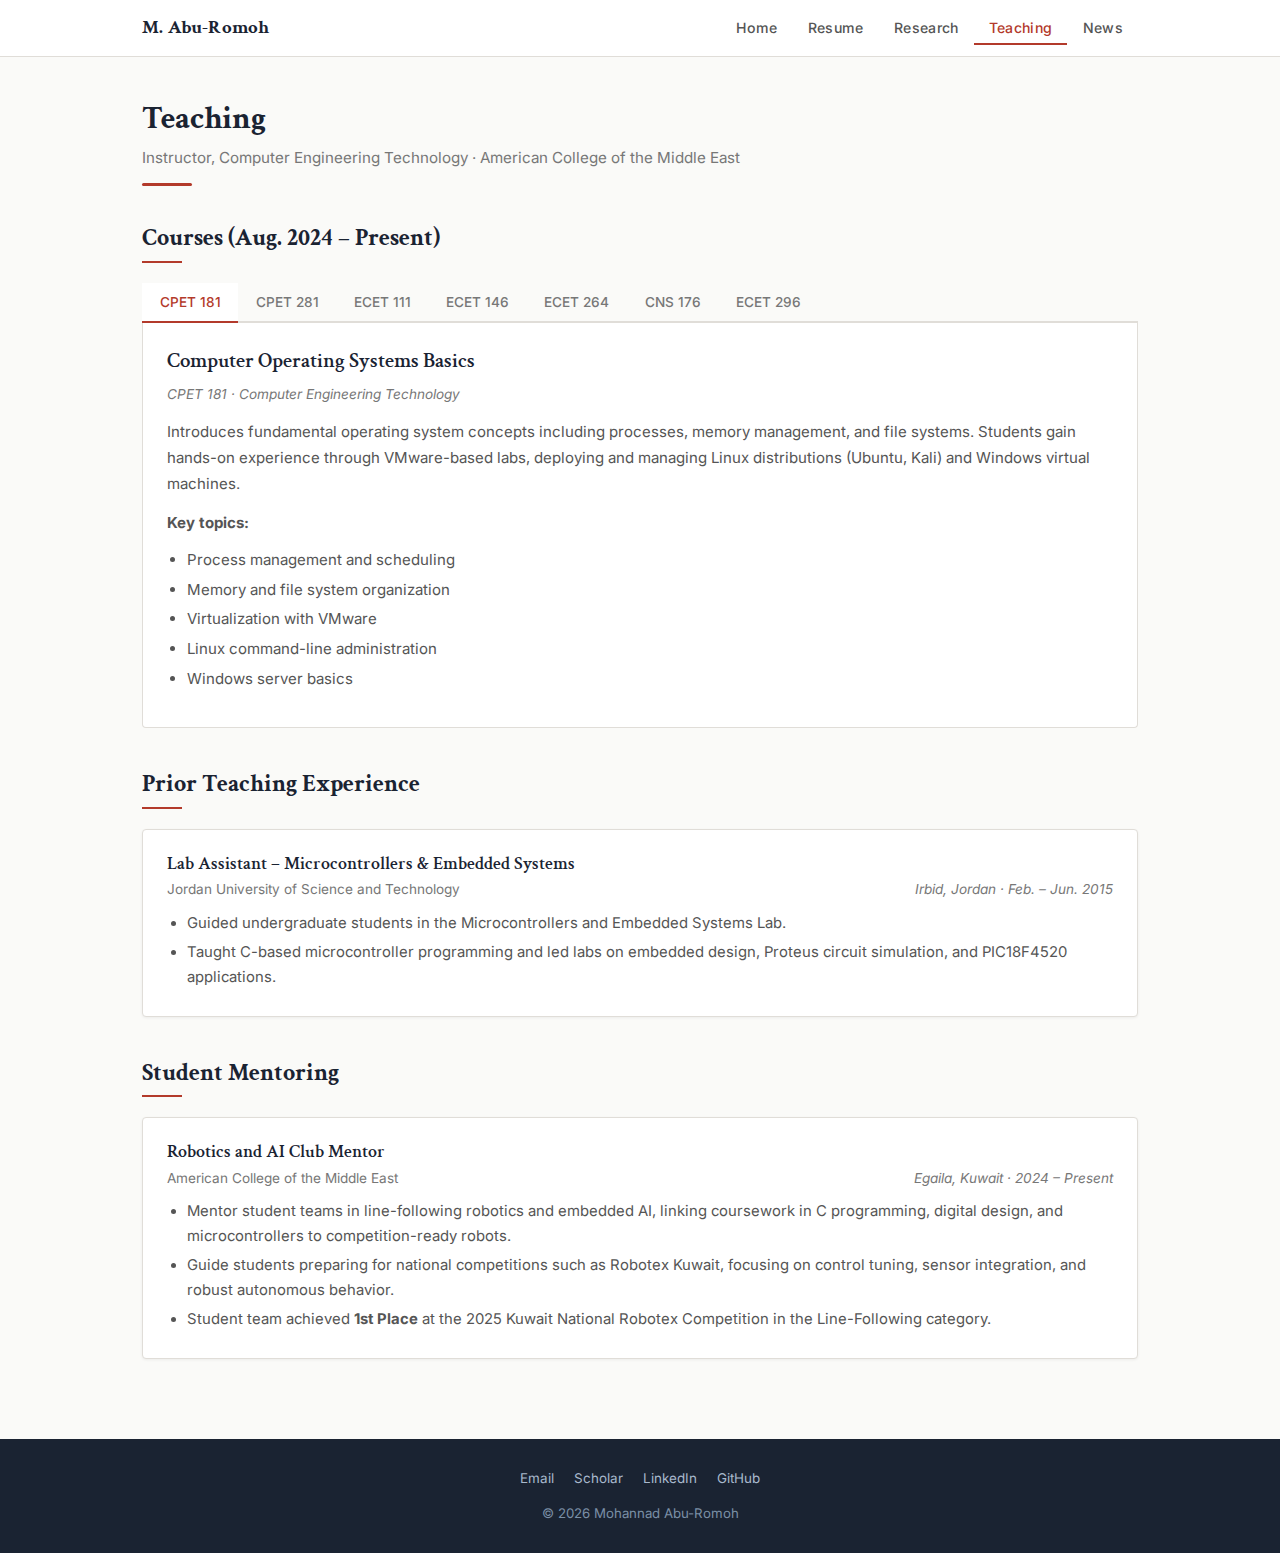
<file: teaching.html>
<!DOCTYPE html>
<html lang="en">
<head>
  <meta charset="UTF-8">
  <meta name="viewport" content="width=device-width, initial-scale=1.0">
  <title>Teaching | Mohannad Abu-Romoh</title>
  <link rel="stylesheet" href="css/style.css">
</head>
<body>

  <nav class="navbar">
    <div class="nav-container">
      <a href="index.html" class="nav-brand">M. Abu-Romoh</a>
      <button class="nav-toggle" aria-label="Toggle navigation">
        <span></span><span></span><span></span>
      </button>
      <ul class="nav-links">
        <li><a href="index.html">Home</a></li>
        <li><a href="resume.html">Resume</a></li>
        <li><a href="research.html">Research</a></li>
        <li><a href="teaching.html" class="active">Teaching</a></li>
        <li><a href="news.html">News</a></li>
      </ul>
    </div>
  </nav>

  <div class="container">
    <div class="page-header">
      <h1>Teaching</h1>
      <p class="page-subtitle">Instructor, Computer Engineering Technology &middot; American College of the Middle East</p>
      <div class="page-header-line"></div>
    </div>

    <!-- Course Tabs -->
    <div class="section">
      <h2 class="section-title">Courses (Aug. 2024 &ndash; Present)</h2>
      <div class="section-title-line"></div>

      <div class="tabs">
        <div class="tab-nav">
          <button class="tab-btn active" data-tab="cpet181">CPET 181</button>
          <button class="tab-btn" data-tab="cpet281">CPET 281</button>
          <button class="tab-btn" data-tab="ecet111">ECET 111</button>
          <button class="tab-btn" data-tab="ecet146">ECET 146</button>
          <button class="tab-btn" data-tab="ecet264">ECET 264</button>
          <button class="tab-btn" data-tab="cns176">CNS 176</button>
          <button class="tab-btn" data-tab="ecet296">ECET 296</button>
        </div>
        <div class="tab-panels">

          <div class="tab-panel active" id="cpet181">
            <h3>Computer Operating Systems Basics</h3>
            <p class="course-meta">CPET 181 &middot; Computer Engineering Technology</p>
            <p>Introduces fundamental operating system concepts including processes, memory management, and file systems. Students gain hands-on experience through VMware-based labs, deploying and managing Linux distributions (Ubuntu, Kali) and Windows virtual machines.</p>
            <p><strong>Key topics:</strong></p>
            <ul>
              <li>Process management and scheduling</li>
              <li>Memory and file system organization</li>
              <li>Virtualization with VMware</li>
              <li>Linux command-line administration</li>
              <li>Windows server basics</li>
            </ul>
          </div>

          <div class="tab-panel" id="cpet281">
            <h3>Introduction to Computer Communication Networks</h3>
            <p class="course-meta">CPET 281 &middot; Computer Engineering Technology</p>
            <p>Covers core networking topics including the TCP/IP stack, routing, switching, and subnetting. Students complete practical exercises in Cisco Packet Tracer for network design, configuration, and troubleshooting.</p>
            <p><strong>Key topics:</strong></p>
            <ul>
              <li>OSI and TCP/IP models</li>
              <li>IP addressing, subnetting, and VLSM</li>
              <li>Routing protocols and switching fundamentals</li>
              <li>Network design and troubleshooting in Cisco Packet Tracer</li>
              <li>Wireless networking basics</li>
            </ul>
          </div>

          <div class="tab-panel" id="ecet111">
            <h3>Introduction to Digital System Design I</h3>
            <p class="course-meta">ECET 111 &middot; Computer Engineering Technology</p>
            <p>Teaches combinational and sequential logic design, truth tables, and state machines. Supported by logic simulators and introductory FPGA design using Intel Quartus.</p>
            <p><strong>Key topics:</strong></p>
            <ul>
              <li>Boolean algebra and logic gates</li>
              <li>Combinational circuit design (multiplexers, decoders, adders)</li>
              <li>Sequential circuits (flip-flops, counters, registers)</li>
              <li>State machine design</li>
              <li>Introduction to FPGA programming with Quartus</li>
            </ul>
          </div>

          <div class="tab-panel" id="ecet146">
            <h3>Introduction to Microprocessors</h3>
            <p class="course-meta">ECET 146 &middot; Computer Engineering Technology</p>
            <p>Focuses on microprocessor and microcontroller architecture, C programming, and peripheral interfacing including timers, ADCs, and serial communication with embedded system examples.</p>
            <p><strong>Key topics:</strong></p>
            <ul>
              <li>Microprocessor/microcontroller architecture</li>
              <li>C programming for embedded systems</li>
              <li>Timer/counter configuration</li>
              <li>ADC and serial communication interfaces</li>
              <li>Practical embedded projects</li>
            </ul>
          </div>

          <div class="tab-panel" id="ecet264">
            <h3>Applications of the C Programming Language</h3>
            <p class="course-meta">ECET 264 &middot; Computer Engineering Technology</p>
            <p>Emphasizes problem-solving and structured programming in C, with applications drawn from embedded systems and low-level computing.</p>
            <p><strong>Key topics:</strong></p>
            <ul>
              <li>Data types, control structures, and functions</li>
              <li>Pointers, arrays, and memory management</li>
              <li>Structs and file I/O</li>
              <li>Embedded systems applications</li>
              <li>Debugging and testing practices</li>
            </ul>
          </div>

          <div class="tab-panel" id="cns176">
            <h3>Information Technology Architecture</h3>
            <p class="course-meta">CNS 176 &middot; Computer Engineering Technology</p>
            <p>Provides a conceptual and technological survey of information technology architectures, including operating systems, network operating systems, distributed system architectures, and distributed application architectures.</p>
            <p><strong>Key topics:</strong></p>
            <ul>
              <li>Operating system architectures</li>
              <li>Network operating systems</li>
              <li>Client-server and distributed architectures</li>
              <li>Cloud and virtualization concepts</li>
              <li>IT infrastructure planning</li>
            </ul>
          </div>

          <div class="tab-panel" id="ecet296">
            <h3>Electric Systems Fabrication using PCB</h3>
            <p class="course-meta">ECET 296 &middot; Computer Engineering Technology (Capstone)</p>
            <p>Capstone course guiding students through the complete PCB design and fabrication workflow using OrCad tools (Capture CIS, PCB Editor, PadStack Editor), progressing from schematic capture to a finished hardware project.</p>
            <p><strong>Key topics:</strong></p>
            <ul>
              <li>Schematic capture with OrCad Capture CIS</li>
              <li>Component footprint and pad design</li>
              <li>PCB layout, routing, and design rule checks</li>
              <li>Fabrication and assembly workflows</li>
              <li>Complete hardware project from concept to board</li>
            </ul>
          </div>

        </div>
      </div>
    </div>

    <!-- Prior Teaching -->
    <div class="section">
      <h2 class="section-title">Prior Teaching Experience</h2>
      <div class="section-title-line"></div>

      <div class="card">
        <h3>Lab Assistant &ndash; Microcontrollers &amp; Embedded Systems</h3>
        <p class="meta">
          Jordan University of Science and Technology
          <span class="location">Irbid, Jordan &middot; Feb. &ndash; Jun. 2015</span>
        </p>
        <ul>
          <li>Guided undergraduate students in the Microcontrollers and Embedded Systems Lab.</li>
          <li>Taught C-based microcontroller programming and led labs on embedded design, Proteus circuit simulation, and PIC18F4520 applications.</li>
        </ul>
      </div>
    </div>

    <!-- Mentoring -->
    <div class="section">
      <h2 class="section-title">Student Mentoring</h2>
      <div class="section-title-line"></div>

      <div class="card">
        <h3>Robotics and AI Club Mentor</h3>
        <p class="meta">
          American College of the Middle East
          <span class="location">Egaila, Kuwait &middot; 2024 &ndash; Present</span>
        </p>
        <ul>
          <li>Mentor student teams in line-following robotics and embedded AI, linking coursework in C programming, digital design, and microcontrollers to competition-ready robots.</li>
          <li>Guide students preparing for national competitions such as Robotex Kuwait, focusing on control tuning, sensor integration, and robust autonomous behavior.</li>
          <li>Student team achieved <strong>1st Place</strong> at the 2025 Kuwait National Robotex Competition in the Line-Following category.</li>
        </ul>
      </div>
    </div>
  </div>

  <footer class="footer">
    <div class="footer-links">
      <a href="mailto:mnaburomoh@outlook.com">Email</a>
      <a href="https://scholar.google.com/citations?user=PgkdRooAAAAJ&hl=en" target="_blank" rel="noopener">Scholar</a>
      <a href="https://fr.linkedin.com/in/armohannad" target="_blank" rel="noopener">LinkedIn</a>
      <a href="https://github.com/Aburomoh" target="_blank" rel="noopener">GitHub</a>
    </div>
    <p>&copy; 2026 Mohannad Abu-Romoh</p>
  </footer>

  <script src="js/script.js"></script>
</body>
</html>
</file>
<file: css/style.css>
@import url('https://fonts.googleapis.com/css2?family=Crimson+Text:ital,wght@0,400;0,600;0,700;1,400&family=Inter:wght@300;400;500;600;700&display=swap');

/* ===== Reset ===== */
*, *::before, *::after { margin: 0; padding: 0; box-sizing: border-box; }

:root {
  --font-heading: 'Crimson Text', Georgia, 'Times New Roman', serif;
  --font-body: 'Inter', -apple-system, 'Segoe UI', Helvetica, Arial, sans-serif;
  --primary-dark: #1a2332;
  --primary: #2c3e50;
  --primary-light: #34495e;
  --accent: #b33a2b;
  --accent-hover: #d4453a;
  --accent-soft: #f2dcd8;
  --bg: #fafaf8;
  --bg-white: #ffffff;
  --bg-alt: #f3f1ee;
  --bg-hero: #1a2332;
  --text: #333333;
  --text-mid: #555555;
  --text-light: #777777;
  --border: #e0ddd8;
  --border-light: #eceae6;
  --shadow: 0 1px 3px rgba(0,0,0,0.06);
  --shadow-md: 0 3px 12px rgba(0,0,0,0.08);
  --radius: 4px;
  --max-width: 1060px;
  --transition: 0.25s ease;
}

html { scroll-behavior: smooth; }

body {
  font-family: var(--font-body);
  font-size: 15px;
  color: var(--text);
  background: var(--bg);
  line-height: 1.7;
  -webkit-font-smoothing: antialiased;
}

h1, h2, h3, h4 { font-family: var(--font-heading); font-weight: 600; line-height: 1.35; }

a { color: var(--accent); text-decoration: none; transition: color var(--transition); }
a:hover { color: var(--accent-hover); }

img { max-width: 100%; height: auto; }

/* ===== Navigation ===== */
.navbar {
  background: var(--bg-white);
  border-bottom: 1px solid var(--border);
  position: sticky;
  top: 0;
  z-index: 1000;
}

.nav-container {
  max-width: var(--max-width);
  margin: 0 auto;
  padding: 0 2rem;
  display: flex;
  align-items: center;
  justify-content: space-between;
  height: 56px;
}

.nav-brand {
  font-family: var(--font-heading);
  color: var(--primary-dark);
  font-size: 1.2rem;
  font-weight: 700;
  letter-spacing: 0.2px;
}
.nav-brand:hover { color: var(--accent); text-decoration: none; }

.nav-links {
  list-style: none;
  display: flex;
  gap: 0;
}

.nav-links a {
  color: var(--text-mid);
  padding: 0.45rem 0.95rem;
  font-size: 0.88rem;
  font-weight: 500;
  letter-spacing: 0.3px;
  border-bottom: 2px solid transparent;
  transition: color var(--transition), border-color var(--transition);
}
.nav-links a:hover {
  color: var(--accent);
  text-decoration: none;
  border-bottom-color: var(--accent);
}
.nav-links a.active {
  color: var(--accent);
  border-bottom-color: var(--accent);
}

.nav-toggle {
  display: none;
  background: none;
  border: none;
  cursor: pointer;
  padding: 0.5rem;
}
.nav-toggle span {
  display: block;
  width: 20px;
  height: 2px;
  background: var(--primary-dark);
  margin: 4px 0;
  border-radius: 1px;
  transition: var(--transition);
}

/* ===== Layout ===== */
.container {
  max-width: var(--max-width);
  margin: 0 auto;
  padding: 2.5rem 2rem;
}

.page-header {
  margin-bottom: 2.25rem;
}
.page-header h1 {
  font-size: 2rem;
  color: var(--primary-dark);
  font-weight: 700;
}
.page-header .page-subtitle {
  color: var(--text-light);
  margin-top: 0.3rem;
  font-size: 0.95rem;
}
.page-header-line {
  width: 50px;
  height: 3px;
  background: var(--accent);
  margin-top: 0.75rem;
  border-radius: 2px;
}

/* ===== Hero (Home) ===== */
.hero {
  background: var(--bg-hero);
  color: #fff;
  padding: 0;
}

.hero-inner {
  max-width: var(--max-width);
  margin: 0 auto;
  padding: 3rem 2rem;
  display: flex;
  align-items: flex-start;
  gap: 2.5rem;
}

.hero-photo { flex-shrink: 0; }
.hero-photo img {
  width: 190px;
  height: 220px;
  object-fit: cover;
  object-position: top;
  border-radius: 4px;
  border: 3px solid rgba(255,255,255,0.15);
}

.hero-text { padding-top: 0.25rem; }
.hero-text h1 {
  font-family: var(--font-heading);
  font-size: 2.5rem;
  font-weight: 700;
  margin-bottom: 0.1rem;
  letter-spacing: 0.5px;
  color: #fff;
}
.hero-text .title-line {
  width: 45px;
  height: 3px;
  background: var(--accent);
  margin: 0.6rem 0 0.85rem;
  border-radius: 2px;
}
.hero-text .subtitle {
  font-size: 1rem;
  color: #a8b8cc;
  margin-bottom: 0.35rem;
  font-weight: 400;
  line-height: 1.55;
}
.hero-text .affiliation {
  font-size: 0.9rem;
  color: #7a8fa6;
  margin-bottom: 1.2rem;
  line-height: 1.5;
}
.hero-links {
  display: flex;
  gap: 0.6rem;
  flex-wrap: wrap;
}
.hero-links a {
  color: #c8d6e5;
  font-size: 0.84rem;
  font-weight: 500;
  padding: 0.35rem 0;
  border-bottom: 1px solid rgba(255,255,255,0.15);
  transition: color var(--transition), border-color var(--transition);
}
.hero-links a:hover {
  color: #fff;
  border-bottom-color: var(--accent);
  text-decoration: none;
}
.hero-links .sep {
  color: #4a5568;
  user-select: none;
  align-self: center;
}

/* ===== Home - About ===== */
.home-about {
  max-width: var(--max-width);
  margin: 0 auto;
  padding: 2.5rem 2rem;
}

.home-about p {
  font-size: 0.96rem;
  color: var(--text-mid);
  line-height: 1.8;
  margin-bottom: 1rem;
  text-align: justify;
}

.home-about .section-heading {
  font-family: var(--font-heading);
  font-size: 1.5rem;
  color: var(--primary-dark);
  margin-bottom: 0.5rem;
  font-weight: 700;
}
.home-about .section-heading-line {
  width: 40px;
  height: 2px;
  background: var(--accent);
  margin-bottom: 1.25rem;
}

/* ===== Interest Tags ===== */
.interest-tags {
  display: flex;
  flex-wrap: wrap;
  gap: 0.5rem;
  margin-top: 0.5rem;
}
.tag {
  font-size: 0.82rem;
  font-weight: 500;
  color: var(--primary-dark);
  background: var(--bg-alt);
  border: 1px solid var(--border);
  padding: 0.25rem 0.7rem;
  border-radius: 2px;
}

/* ===== Home - Latest News Bar ===== */
.news-bar {
  background: var(--bg-alt);
  padding: 2.5rem 0;
  border-top: 1px solid var(--border);
}
.news-bar-inner {
  max-width: var(--max-width);
  margin: 0 auto;
  padding: 0 2rem;
}
.news-bar-header {
  display: flex;
  align-items: baseline;
  justify-content: space-between;
  margin-bottom: 1.5rem;
}
.news-bar-header h2 {
  font-family: var(--font-heading);
  font-size: 1.5rem;
  color: var(--primary-dark);
}
.news-bar-header a {
  font-size: 0.88rem;
  font-weight: 500;
}

.news-cards {
  display: grid;
  grid-template-columns: repeat(3, 1fr);
  gap: 1.25rem;
}

.news-card {
  background: var(--bg-white);
  border: 1px solid var(--border);
  border-radius: var(--radius);
  overflow: hidden;
  transition: box-shadow var(--transition);
}
.news-card:hover { box-shadow: var(--shadow-md); }

.news-card-img {
  height: 160px;
  overflow: hidden;
}
.news-card-img img {
  width: 100%;
  height: 100%;
  object-fit: cover;
  transition: transform 0.4s ease;
}
.news-card:hover .news-card-img img { transform: scale(1.03); }

.news-card-body {
  padding: 1rem 1.15rem;
}
.news-card-date {
  font-size: 0.78rem;
  color: var(--text-light);
  margin-bottom: 0.35rem;
  font-weight: 500;
  text-transform: uppercase;
  letter-spacing: 0.5px;
}
.news-card-body h3 {
  font-size: 1.05rem;
  color: var(--primary-dark);
  margin-bottom: 0.4rem;
  line-height: 1.35;
}
.news-card-body h3 a { color: var(--primary-dark); }
.news-card-body h3 a:hover { color: var(--accent); }
.news-card-excerpt {
  font-size: 0.85rem;
  color: var(--text-light);
  line-height: 1.55;
  display: -webkit-box;
  -webkit-line-clamp: 2;
  -webkit-box-orient: vertical;
  overflow: hidden;
}

/* ===== Tabbed Panels (Banat-style) ===== */
.tabs {
  margin-bottom: 2rem;
}
.tab-nav {
  display: flex;
  flex-wrap: wrap;
  gap: 0;
  border-bottom: 2px solid var(--border);
  margin-bottom: 0;
}
.tab-btn {
  font-family: var(--font-body);
  font-size: 0.85rem;
  font-weight: 500;
  color: var(--text-light);
  background: none;
  border: none;
  padding: 0.7rem 1.1rem;
  cursor: pointer;
  border-bottom: 2px solid transparent;
  margin-bottom: -2px;
  transition: color var(--transition), border-color var(--transition), background var(--transition);
  white-space: nowrap;
}
.tab-btn:hover {
  color: var(--text);
  background: var(--bg-alt);
}
.tab-btn.active {
  color: var(--accent);
  border-bottom-color: var(--accent);
  background: var(--bg-white);
}

.tab-panels {
  background: var(--bg-white);
  border: 1px solid var(--border);
  border-top: none;
  border-radius: 0 0 var(--radius) var(--radius);
}
.tab-panel {
  display: none;
  padding: 1.5rem;
}
.tab-panel.active {
  display: block;
}

.tab-panel h3 {
  font-family: var(--font-heading);
  font-size: 1.3rem;
  color: var(--primary-dark);
  margin-bottom: 0.5rem;
}
.tab-panel .course-meta {
  font-size: 0.85rem;
  color: var(--text-light);
  margin-bottom: 0.75rem;
  font-style: italic;
}
.tab-panel p {
  font-size: 0.94rem;
  color: var(--text-mid);
  line-height: 1.75;
  margin-bottom: 0.75rem;
}
.tab-panel ul {
  padding-left: 1.25rem;
  margin-bottom: 0.75rem;
}
.tab-panel ul li {
  font-size: 0.94rem;
  color: var(--text-mid);
  margin-bottom: 0.3rem;
  line-height: 1.65;
}

/* ===== Cards ===== */
.section { margin-bottom: 2.5rem; }

.section-title {
  font-family: var(--font-heading);
  font-size: 1.5rem;
  color: var(--primary-dark);
  font-weight: 700;
  margin-bottom: 0.4rem;
}
.section-title-line {
  width: 40px;
  height: 2px;
  background: var(--accent);
  margin-bottom: 1.25rem;
}

.card {
  background: var(--bg-white);
  border: 1px solid var(--border);
  border-radius: var(--radius);
  padding: 1.35rem 1.5rem;
  margin-bottom: 1rem;
  box-shadow: var(--shadow);
}
.card h3 {
  font-size: 1.15rem;
  color: var(--primary-dark);
  margin-bottom: 0.1rem;
}
.card .meta {
  font-size: 0.85rem;
  color: var(--text-light);
  margin-bottom: 0.6rem;
}
.card .meta .location {
  float: right;
  font-style: italic;
  color: var(--text-light);
}
.card ul {
  padding-left: 1.25rem;
  margin-top: 0.4rem;
}
.card ul li {
  margin-bottom: 0.3rem;
  font-size: 0.93rem;
  color: var(--text-mid);
  line-height: 1.65;
}

/* ===== Publications ===== */
.pub-list { list-style: none; }
.pub-list li {
  padding: 1rem 1.25rem;
  background: var(--bg-white);
  border: 1px solid var(--border);
  border-radius: var(--radius);
  margin-bottom: 0.65rem;
  box-shadow: var(--shadow);
  font-size: 0.93rem;
  line-height: 1.7;
}
.pub-title { font-weight: 600; color: var(--text); }
.pub-venue { color: var(--text-light); font-style: italic; }
.pub-badge {
  display: inline-block;
  font-size: 0.72rem;
  font-weight: 600;
  padding: 0.1rem 0.45rem;
  border-radius: 2px;
  margin-left: 0.35rem;
  vertical-align: middle;
  text-transform: uppercase;
  letter-spacing: 0.3px;
}
.pub-badge.journal { background: #e8f5e9; color: #2e7d32; }
.pub-badge.conference { background: #e3f2fd; color: #1565c0; }
.pub-badge.review { background: #fff8e1; color: #f57f17; }
.pub-badge.wip { background: #fce4ec; color: #c62828; }
.pub-badge.award { background: #fff8e1; color: #e65100; border: 1px solid #ffcc02; }

/* ===== Skills ===== */
.skills-grid {
  display: grid;
  grid-template-columns: repeat(auto-fill, minmax(240px, 1fr));
  gap: 0.85rem;
}
.skill-group {
  background: var(--bg-white);
  border: 1px solid var(--border);
  border-radius: var(--radius);
  padding: 0.85rem 1.1rem;
}
.skill-group h4 {
  font-family: var(--font-body);
  font-size: 0.78rem;
  text-transform: uppercase;
  letter-spacing: 0.6px;
  color: var(--accent);
  margin-bottom: 0.3rem;
  font-weight: 600;
}
.skill-group p {
  font-size: 0.9rem;
  color: var(--text-mid);
}

/* ===== Awards ===== */
.awards-list { list-style: none; }
.awards-list li {
  padding: 0.75rem 1.1rem;
  background: var(--bg-white);
  border: 1px solid var(--border);
  border-radius: var(--radius);
  margin-bottom: 0.5rem;
  display: flex;
  gap: 1rem;
  align-items: baseline;
}
.awards-list .award-year {
  font-weight: 700;
  color: var(--accent);
  font-size: 0.88rem;
  min-width: 62px;
  font-family: var(--font-body);
}
.awards-list .award-text {
  font-size: 0.92rem;
  color: var(--text-mid);
  line-height: 1.55;
}
.awards-list .award-text strong { color: var(--text); }

/* ===== Buttons ===== */
.btn {
  display: inline-flex;
  align-items: center;
  gap: 0.4rem;
  padding: 0.5rem 1.15rem;
  border-radius: var(--radius);
  font-family: var(--font-body);
  font-size: 0.88rem;
  font-weight: 500;
  transition: all var(--transition);
  cursor: pointer;
  border: none;
}
.btn-primary {
  background: var(--accent);
  color: #fff;
}
.btn-primary:hover {
  background: var(--accent-hover);
  color: #fff;
  text-decoration: none;
}
.btn-outline {
  background: transparent;
  color: var(--accent);
  border: 1.5px solid var(--accent);
}
.btn-outline:hover {
  background: var(--accent);
  color: #fff;
  text-decoration: none;
}

/* ===== News Extended (ACM Blog-style) ===== */
.news-article {
  background: var(--bg-white);
  border: 1px solid var(--border);
  border-radius: var(--radius);
  margin-bottom: 1.75rem;
  overflow: hidden;
  box-shadow: var(--shadow);
}
.news-article-img {
  width: 100%;
  height: 220px;
  overflow: hidden;
}
.news-article-img img {
  width: 100%;
  height: 100%;
  object-fit: cover;
}
.news-article-body {
  padding: 1.5rem 1.75rem;
}
.news-article-body h2 {
  font-family: var(--font-heading);
  font-size: 1.4rem;
  color: var(--primary-dark);
  margin-bottom: 0.25rem;
}
.news-article-body h2 a { color: var(--primary-dark); }
.news-article-body h2 a:hover { color: var(--accent); }
.news-article-meta {
  font-size: 0.82rem;
  color: var(--text-light);
  margin-bottom: 0.85rem;
  display: flex;
  gap: 1.25rem;
}
.news-article-meta span { display: inline-flex; align-items: center; gap: 0.3rem; }
.news-article-excerpt {
  font-size: 0.93rem;
  color: var(--text-mid);
  line-height: 1.7;
  margin-bottom: 1rem;
}
.read-more {
  display: inline-flex;
  align-items: center;
  gap: 0.35rem;
  font-size: 0.88rem;
  font-weight: 600;
  color: var(--accent);
  padding: 0.4rem 1rem;
  background: var(--accent-soft);
  border-radius: var(--radius);
  transition: all var(--transition);
}
.read-more:hover {
  background: var(--accent);
  color: #fff;
  text-decoration: none;
}
.read-more .arrow { font-size: 1rem; }

/* News detail (expanded) */
.news-detail {
  display: none;
  margin-top: 0.75rem;
  padding-top: 0.75rem;
  border-top: 1px solid var(--border-light);
  font-size: 0.93rem;
  color: var(--text-mid);
  line-height: 1.75;
}
.news-detail.open { display: block; }

/* ===== Footer ===== */
.footer {
  background: var(--primary-dark);
  color: #7a8fa6;
  padding: 1.75rem 2rem;
  text-align: center;
  font-size: 0.83rem;
  margin-top: 0;
}
.footer a { color: #a8b8cc; }
.footer a:hover { color: #fff; text-decoration: none; }
.footer-links {
  display: flex;
  justify-content: center;
  gap: 1.25rem;
  margin-bottom: 0.65rem;
}
.footer-links a {
  font-size: 0.84rem;
  padding-bottom: 1px;
  border-bottom: 1px solid transparent;
}
.footer-links a:hover { border-bottom-color: #fff; }

/* ===== Responsive ===== */
@media (max-width: 768px) {
  .nav-toggle { display: block; }
  .nav-links {
    display: none;
    position: absolute;
    top: 56px;
    left: 0; right: 0;
    background: var(--bg-white);
    flex-direction: column;
    padding: 0.5rem 0;
    border-bottom: 1px solid var(--border);
    box-shadow: 0 4px 12px rgba(0,0,0,0.08);
  }
  .nav-links.open { display: flex; }
  .nav-links a {
    padding: 0.6rem 2rem;
    border-bottom: none;
  }

  .hero-inner {
    flex-direction: column;
    align-items: center;
    text-align: center;
    gap: 1.5rem;
    padding: 2rem 1.5rem;
  }
  .hero-text h1 { font-size: 1.9rem; }
  .hero-text .title-line { margin: 0.6rem auto 0.85rem; }
  .hero-links { justify-content: center; }

  .news-cards { grid-template-columns: 1fr; }

  .tab-nav { overflow-x: auto; flex-wrap: nowrap; -webkit-overflow-scrolling: touch; }
  .tab-btn { font-size: 0.8rem; padding: 0.6rem 0.85rem; }

  .card .meta .location { float: none; display: block; }
  .about-grid { grid-template-columns: 1fr; }
  .skills-grid { grid-template-columns: 1fr; }
  .awards-list li { flex-direction: column; gap: 0.15rem; }

  .news-article-img { height: 180px; }
}

@media (max-width: 480px) {
  .hero-photo img { width: 150px; height: 175px; }
  .hero-text h1 { font-size: 1.6rem; }
  .container { padding: 1.5rem 1.25rem; }
  .page-header h1 { font-size: 1.6rem; }
  .news-card-img { height: 130px; }
  .news-article-img { height: 140px; }
}
</file>
